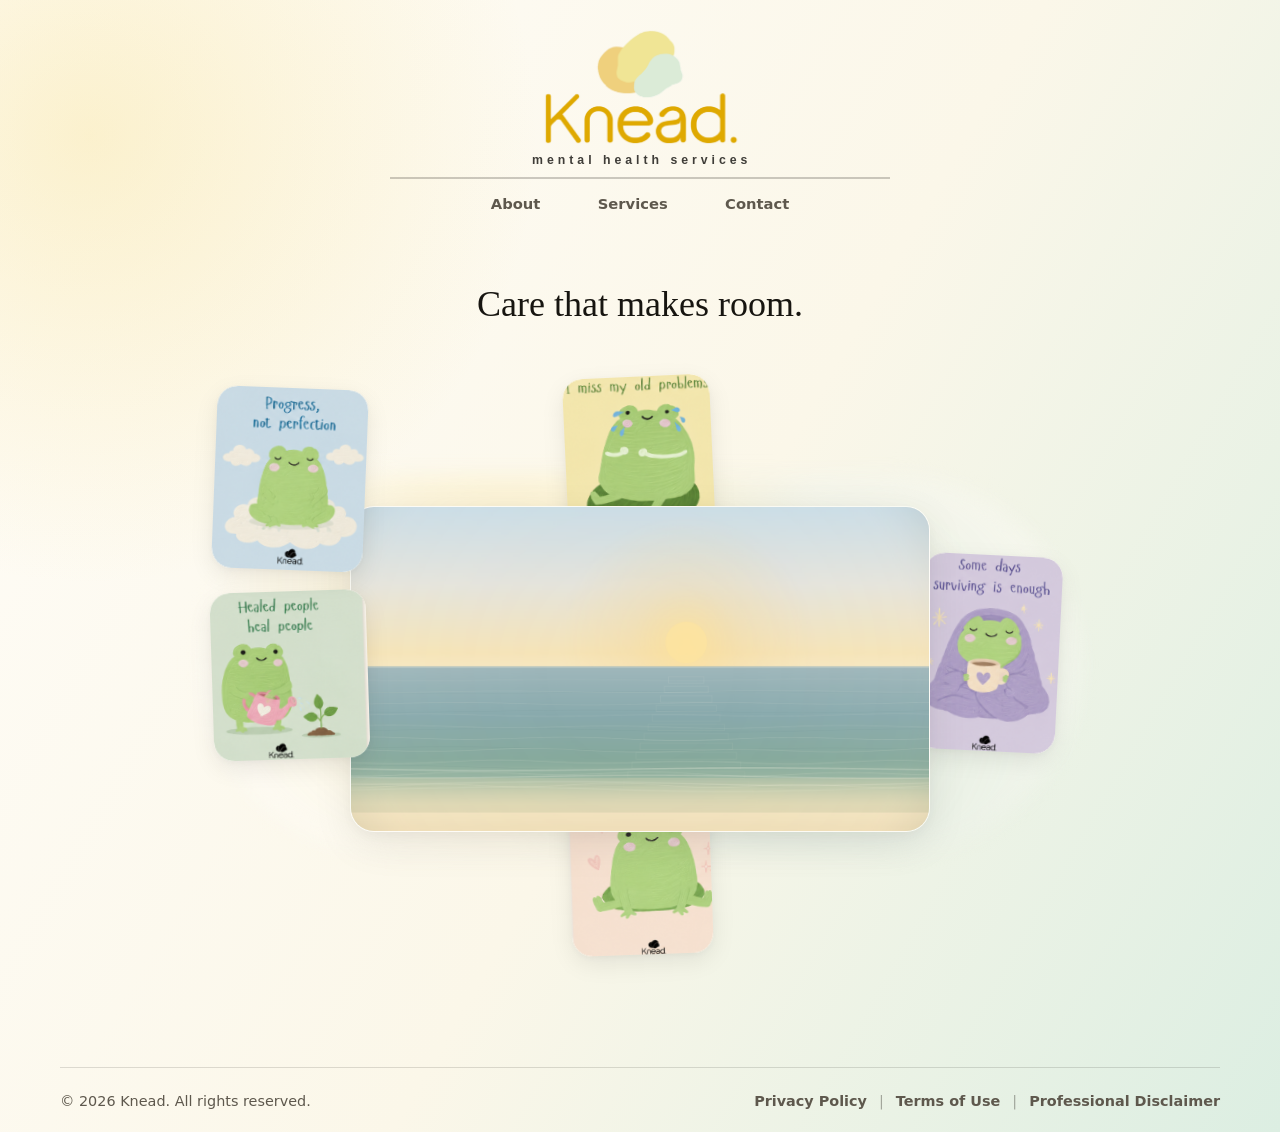
<file: index.html>
<!doctype html>
<html lang="en">
  <head>
    <meta charset="utf-8">
    <meta name="viewport" content="width=device-width, initial-scale=1">
    <meta
      name="description"
      content="Knead offers accessible mental health services, therapy, training, and a clear way to connect."
    >
    <title>Knead | Mental Health Services</title>
    <link rel="stylesheet" href="styles.css">
  </head>
  <body>
    <a class="skip-link" href="#main">Skip to content</a>

    <header class="site-header" aria-label="Primary">
      <a class="brand" href="index.html" aria-label="Knead home">
        <img src="assets/logo/knead-logo-transparent.png" alt="Knead">
        <svg class="brand-tagline" viewBox="0 0 228 18" aria-hidden="true" focusable="false">
          <text x="0" y="14" textLength="228" lengthAdjust="spacing">mental health services</text>
        </svg>
      </a>
      <nav class="nav-links" aria-label="Main navigation">
        <a href="about.html">About</a>
        <a href="services.html">Services</a>
        <a href="contact.html">Contact</a>
      </nav>
    </header>

    <main id="main">
      <section class="hero calm-hero" id="top" aria-labelledby="hero-title">
        <div class="hero-intro">
          <h1 id="hero-title">Care that makes room.</h1>
        </div>

        <div class="hero-composition" aria-hidden="true">
          <figure class="reflection-card reflection-card-one">
            <img
              src="assets/posts/cropped/i-miss-my-old-problems-tight.png"
              alt=""
              width="375"
              height="522"
              draggable="false"
            >
          </figure>
          <figure class="reflection-card reflection-card-two">
            <img
              src="assets/posts/cropped/some-days-surviving-is-enough-tight.png"
              alt=""
              width="360"
              height="510"
              draggable="false"
            >
          </figure>
          <figure class="reflection-card reflection-card-three">
            <img
              src="assets/posts/cropped/its-okay-to-take-up-space-tight.png"
              alt=""
              width="377"
              height="511"
              draggable="false"
            >
          </figure>

          <div class="hero-video-wrap">
            <video
              class="hero-video"
              autoplay
              loop
              muted
              playsinline
              preload="metadata"
              poster="assets/video/calm-hero-poster.png"
            >
              <source src="assets/video/calm-hero.mp4" type="video/mp4">
            </video>
          </div>

          <figure class="reflection-card reflection-card-four">
            <img
              src="assets/posts/cropped/healed-people-heal-people-tight.png"
              alt=""
              width="400"
              height="431"
              draggable="false"
            >
          </figure>
          <figure class="reflection-card reflection-card-five">
            <img
              src="assets/posts/cropped/progress-not-perfection-tight.png"
              alt=""
              width="365"
              height="440"
              draggable="false"
            >
          </figure>
        </div>
      </section>

      <script>
        (() => {
          const heroVideo = document.querySelector(".hero-video");
          const motionQuery = window.matchMedia("(prefers-reduced-motion: reduce)");

          if (!heroVideo) {
            return;
          }

          const syncHeroMotion = () => {
            heroVideo.muted = true;
            heroVideo.volume = 0;

            if (motionQuery.matches) {
              heroVideo.pause();
              heroVideo.removeAttribute("autoplay");
              return;
            }

            heroVideo.setAttribute("autoplay", "");
            heroVideo.play().catch(() => {});
          };

          syncHeroMotion();
          window.addEventListener("pointerdown", syncHeroMotion, { once: true });
          window.addEventListener("keydown", syncHeroMotion, { once: true });

          if (motionQuery.addEventListener) {
            motionQuery.addEventListener("change", syncHeroMotion);
          } else {
            motionQuery.addListener(syncHeroMotion);
          }
        })();
      </script>

    </main>
    <footer class="site-footer" aria-label="Site footer">
      <p>© 2026 Knead. All rights reserved.</p>
      <nav class="footer-links" aria-label="Legal">
        <a href="privacy-policy.html">Privacy Policy</a>
        <a href="terms-of-use.html">Terms of Use</a>
        <a href="disclaimer.html">Professional Disclaimer</a>
      </nav>
    </footer>
  </body>
</html>
</file>
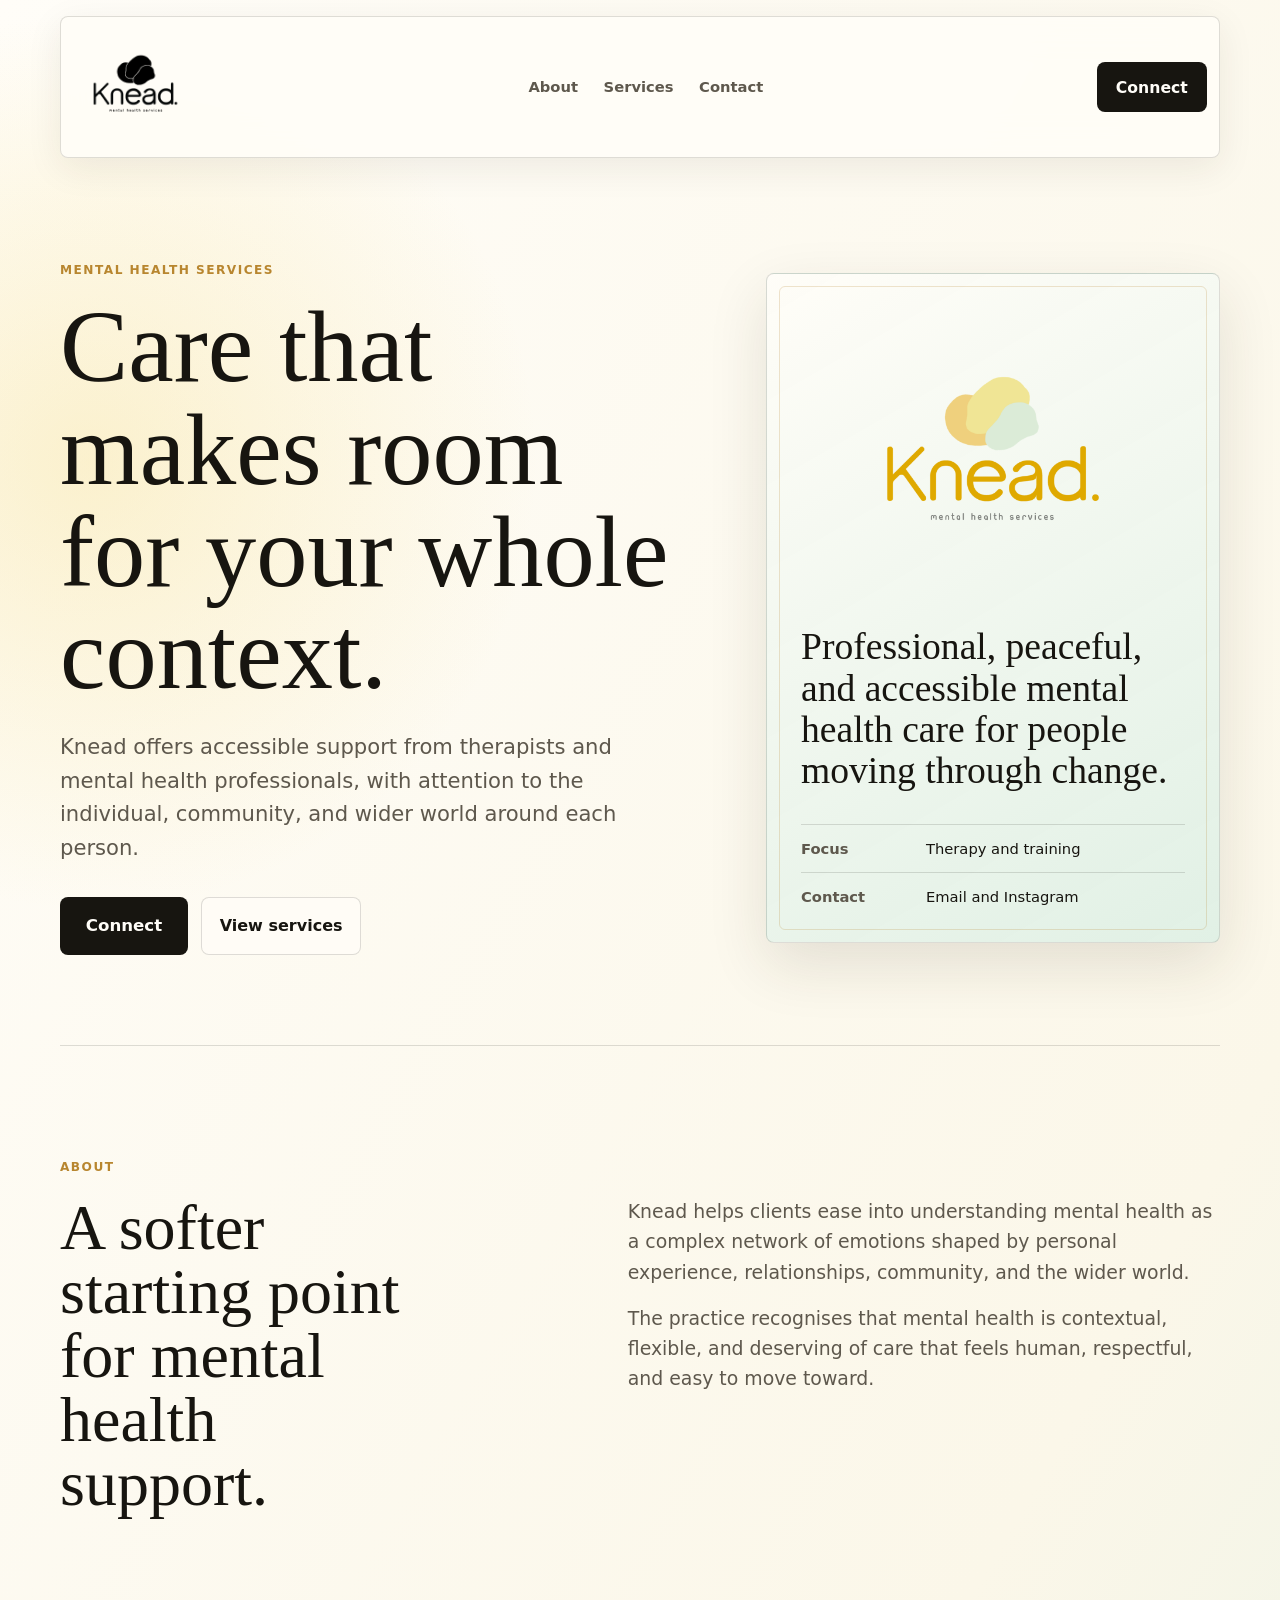
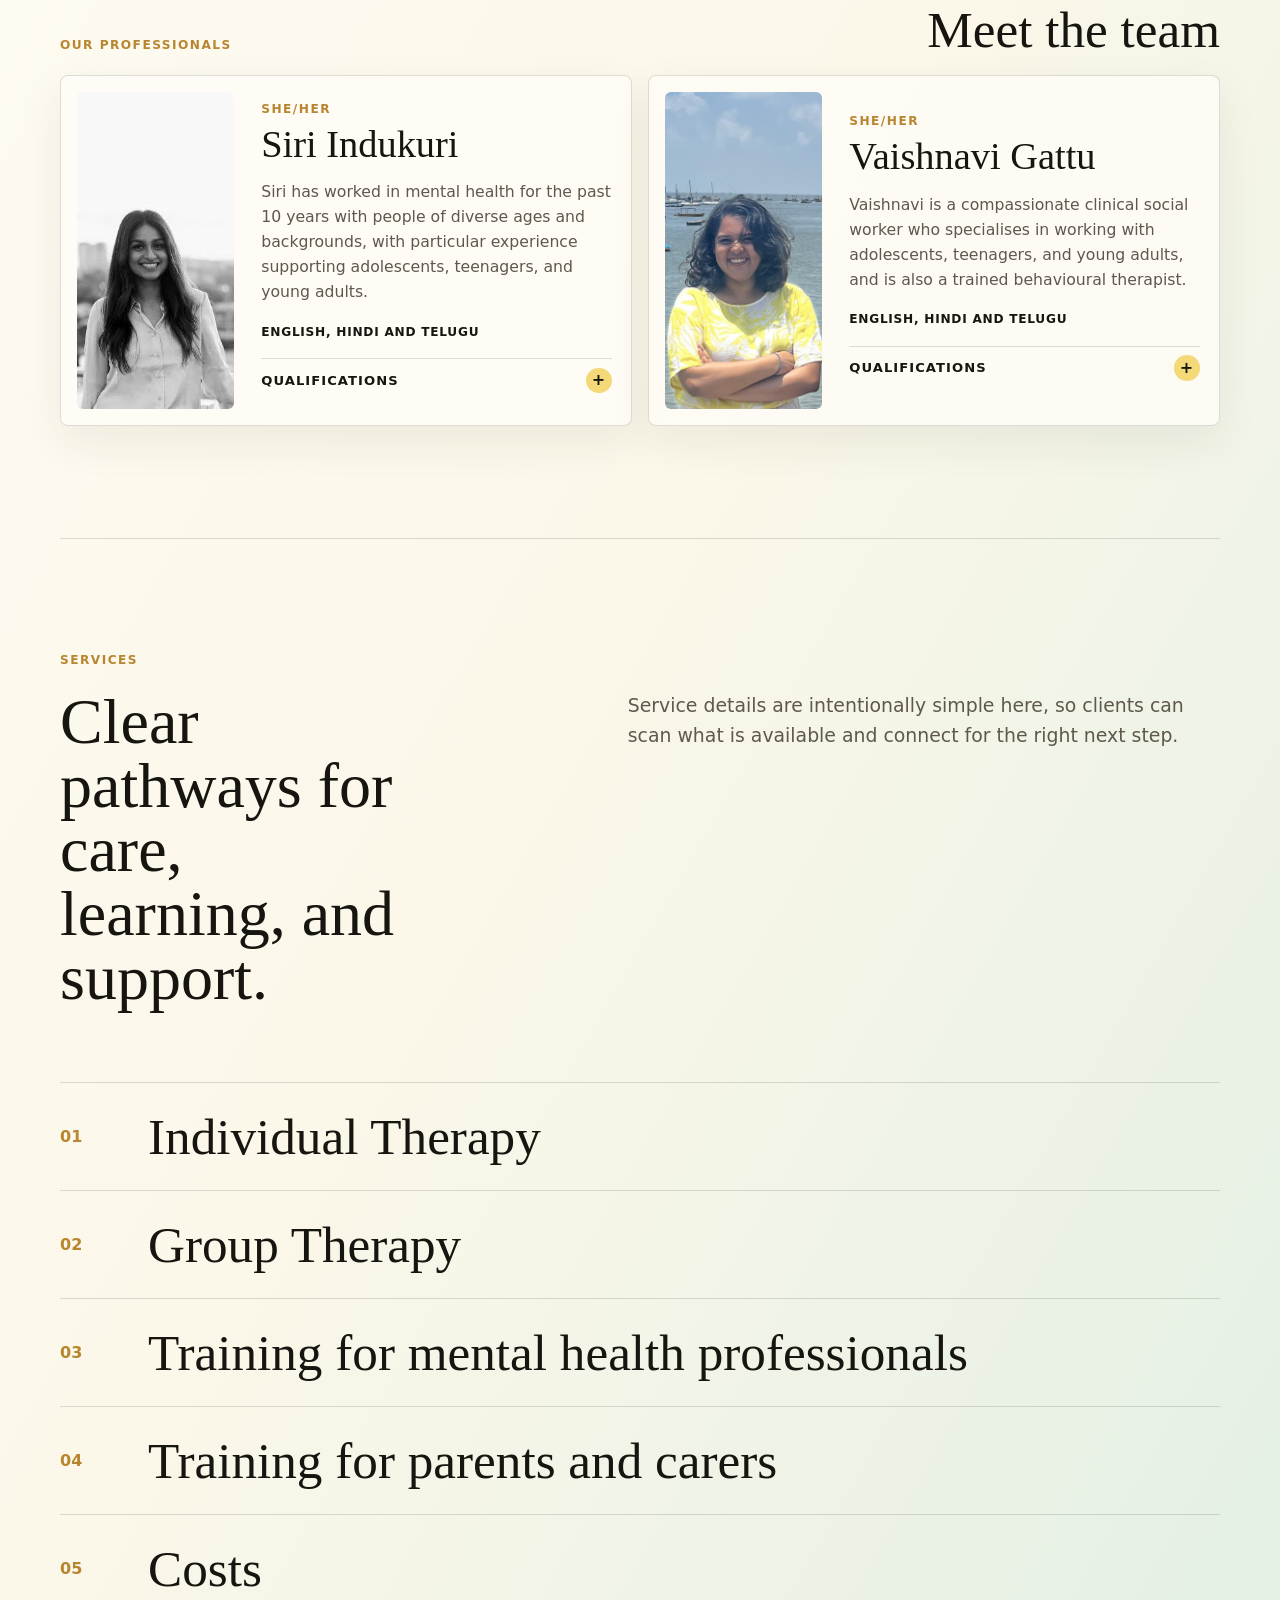
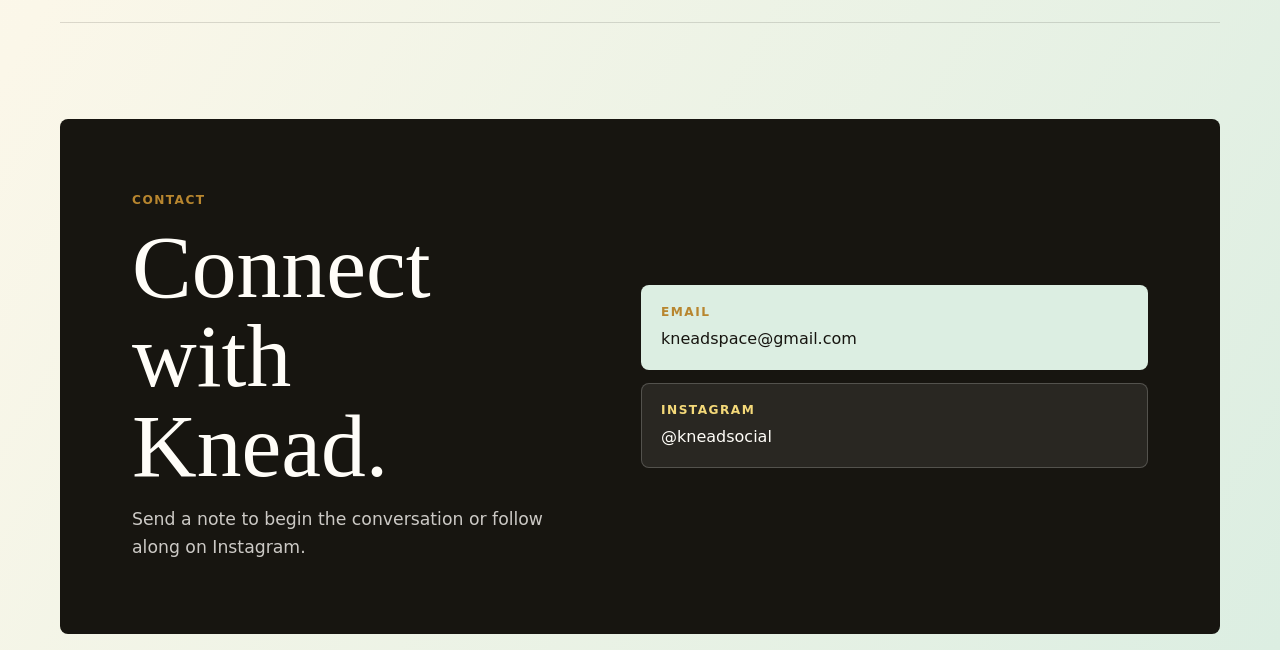
<file: p1/index.html>
<!doctype html>
<html lang="en">
  <head>
    <meta charset="utf-8">
    <meta name="viewport" content="width=device-width, initial-scale=1">
    <meta
      name="description"
      content="Knead offers accessible mental health services, therapy, training, and a clear way to connect."
    >
    <title>Knead | Mental Health Services</title>
    <link rel="stylesheet" href="styles.css">
  </head>
  <body>
    <a class="skip-link" href="#main">Skip to content</a>

    <header class="site-header" aria-label="Primary">
      <a class="brand" href="#top" aria-label="Knead home">
        <img src="../assets/logo/knead-logo-on-white.png" alt="Knead">
      </a>
      <nav class="nav-links" aria-label="Main navigation">
        <a href="#about">About</a>
        <a href="#services">Services</a>
        <a href="#contact">Contact</a>
      </nav>
      <a class="header-cta" href="#contact">Connect</a>
    </header>

    <main id="main">
      <section class="hero" id="top" aria-labelledby="hero-title">
        <div class="hero-copy">
          <p class="eyebrow">Mental health services</p>
          <h1 id="hero-title">Care that makes room for your whole context.</h1>
          <p class="hero-text">
            Knead offers accessible support from therapists and mental health
            professionals, with attention to the individual, community, and wider
            world around each person.
          </p>
          <div class="hero-actions" aria-label="Primary actions">
            <a class="button button-primary" href="#contact">Connect</a>
            <a class="button button-secondary" href="#services">View services</a>
          </div>
        </div>

        <aside class="hero-panel" aria-label="Knead overview">
          <div class="panel-mark">
            <img src="../assets/logo/knead-logo-original.png" alt="" aria-hidden="true">
          </div>
          <p>
            Professional, peaceful, and accessible mental health care for people
            moving through change.
          </p>
          <dl class="quick-facts">
            <div>
              <dt>Focus</dt>
              <dd>Therapy and training</dd>
            </div>
            <div>
              <dt>Contact</dt>
              <dd>Email and Instagram</dd>
            </div>
          </dl>
        </aside>
      </section>

      <section class="section about-section" id="about" aria-labelledby="about-title">
        <div class="section-kicker">About</div>
        <div class="section-grid">
          <div>
            <h2 id="about-title">A softer starting point for mental health support.</h2>
          </div>
          <div class="section-copy">
            <p>
              Knead helps clients ease into understanding mental health as a
              complex network of emotions shaped by personal experience,
              relationships, community, and the wider world.
            </p>
            <p>
              The practice recognises that mental health is contextual, flexible,
              and deserving of care that feels human, respectful, and easy to
              move toward.
            </p>
          </div>
        </div>

        <div class="professionals" aria-labelledby="professionals-title">
          <div class="subsection-heading">
            <p class="eyebrow">Our professionals</p>
            <h3 id="professionals-title">Meet the team</h3>
          </div>

          <div class="team-grid">
            <article class="team-card">
              <img
                src="../assets/images/siri-indukuri.jpg"
                alt="Portrait of Siri Indukuri"
                width="322"
                height="484"
              >
              <div class="team-card-content">
                <p class="pronouns">She/Her</p>
                <h4>Siri Indukuri</h4>
                <p>
                  Siri has worked in mental health for the past 10 years with
                  people of diverse ages and backgrounds, with particular
                  experience supporting adolescents, teenagers, and young adults.
                </p>
                <p class="languages">English, Hindi and Telugu</p>
                <details class="qualification-details">
                  <summary>Qualifications</summary>
                  <ul>
                    <li>Bachelor of Arts (Psychology/ Criminology)</li>
                    <li>Bachelor of Psychology (Honors)</li>
                    <li>Masters in Counseling and Psychotherapy</li>
                  </ul>
                </details>
              </div>
            </article>

            <article class="team-card">
              <img
                src="../assets/images/vaishnavi-gattu.jpg"
                alt="Portrait of Vaishnavi Gattu"
                width="1523"
                height="1311"
              >
              <div class="team-card-content">
                <p class="pronouns">She/Her</p>
                <h4>Vaishnavi Gattu</h4>
                <p>
                  Vaishnavi is a compassionate clinical social worker who
                  specialises in working with adolescents, teenagers, and young
                  adults, and is also a trained behavioural therapist.
                </p>
                <p class="languages">English, Hindi and Telugu</p>
                <details class="qualification-details">
                  <summary>Qualifications</summary>
                  <ul>
                    <li>Bachelor of Arts (Social Work, Economics and Public Administration)</li>
                    <li>Masters in Social Work: Clinical and Community Practice</li>
                  </ul>
                </details>
              </div>
            </article>
          </div>
        </div>
      </section>

      <section class="section services-section" id="services" aria-labelledby="services-title">
        <div class="section-kicker">Services</div>
        <div class="section-grid">
          <div>
            <h2 id="services-title">Clear pathways for care, learning, and support.</h2>
          </div>
          <div class="section-copy">
            <p>
              Service details are intentionally simple here, so clients can scan
              what is available and connect for the right next step.
            </p>
          </div>
        </div>

        <div class="service-list" aria-label="Knead services">
          <article class="service-item">
            <span>01</span>
            <h3>Individual Therapy</h3>
          </article>
          <article class="service-item">
            <span>02</span>
            <h3>Group Therapy</h3>
          </article>
          <article class="service-item">
            <span>03</span>
            <h3>Training for mental health professionals</h3>
          </article>
          <article class="service-item">
            <span>04</span>
            <h3>Training for parents and carers</h3>
          </article>
          <article class="service-item">
            <span>05</span>
            <h3>Costs</h3>
          </article>
        </div>
      </section>

      <section class="contact-section" id="contact" aria-labelledby="contact-title">
        <div class="contact-copy">
          <p class="eyebrow">Contact</p>
          <h2 id="contact-title">Connect with Knead.</h2>
          <p>
            Send a note to begin the conversation or follow along on Instagram.
          </p>
        </div>

        <div class="contact-actions" aria-label="Contact options">
          <a
            class="contact-link primary-contact"
            href="mailto:kneadspace@gmail.com?subject=Connect%20with%20Knead"
          >
            <span>Email</span>
            kneadspace@gmail.com
          </a>
          <a
            class="contact-link"
            href="https://www.instagram.com/kneadsocial"
            target="_blank"
            rel="noreferrer"
          >
            <span>Instagram</span>
            @kneadsocial
          </a>
        </div>
      </section>
    </main>
  </body>
</html>
</file>
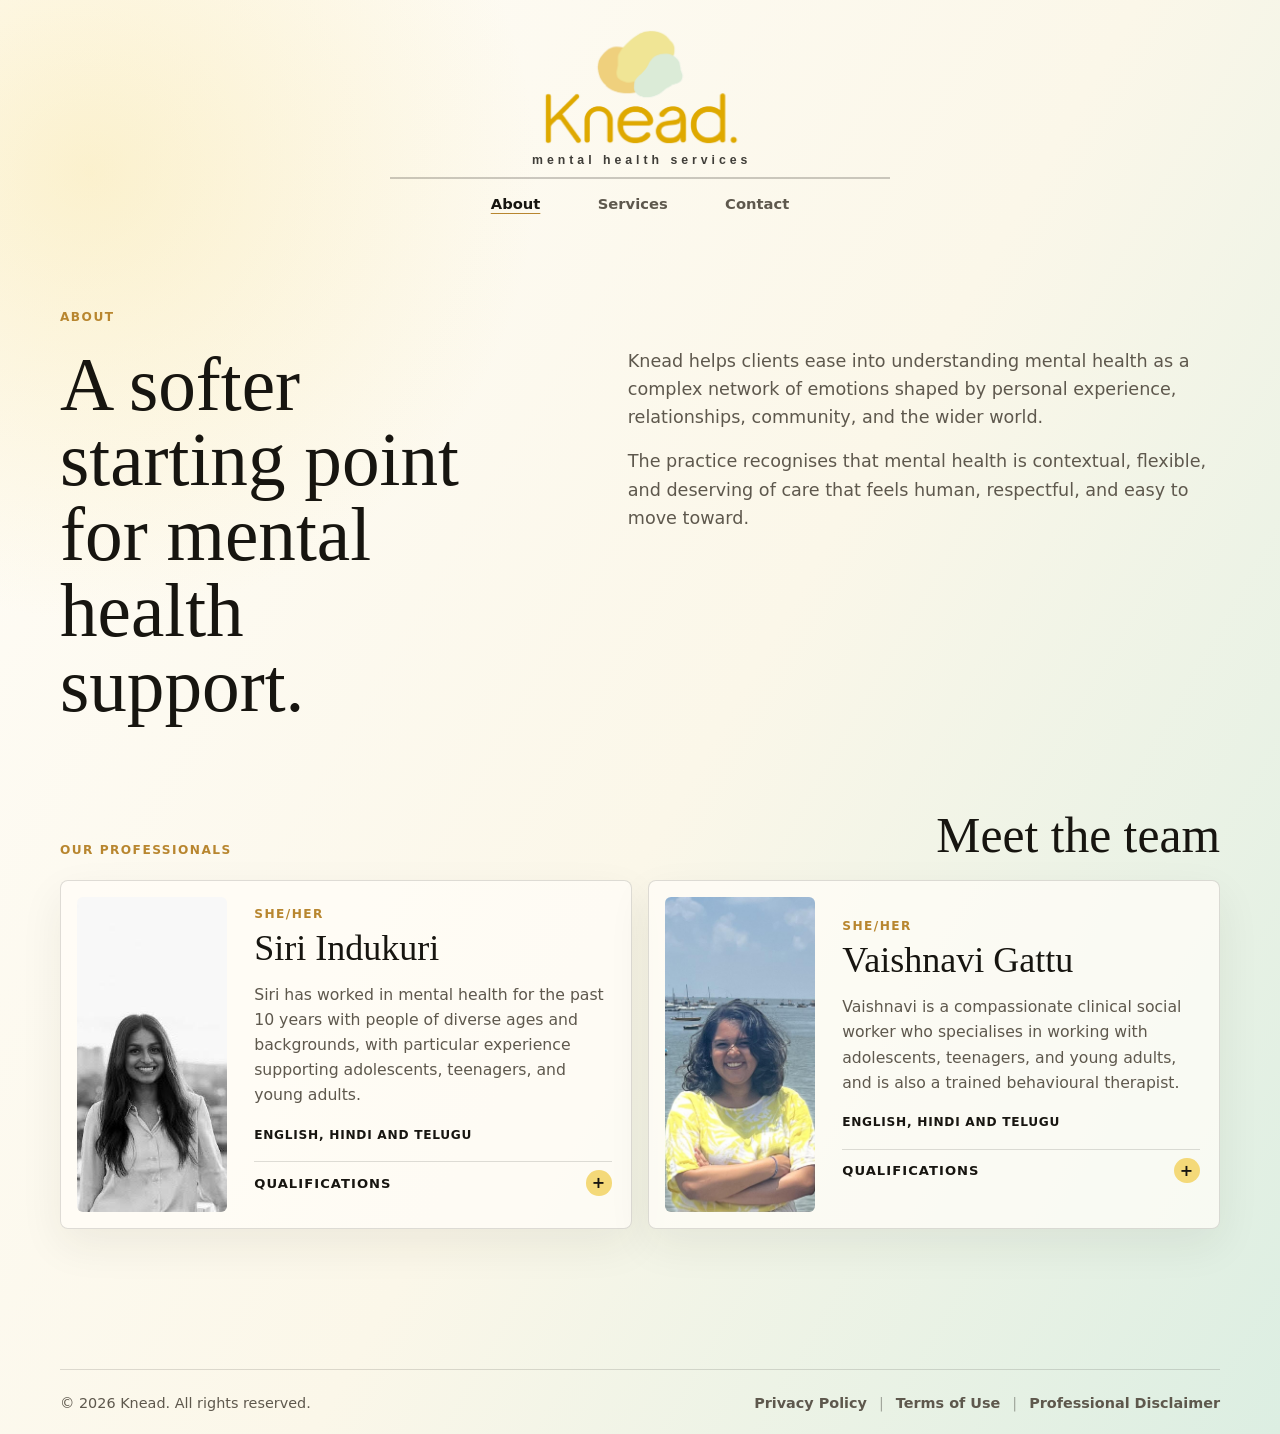
<file: about.html>
<!doctype html>
<html lang="en">
  <head>
    <meta charset="utf-8">
    <meta name="viewport" content="width=device-width, initial-scale=1">
    <meta
      name="description"
      content="About Knead and the mental health professionals behind the practice."
    >
    <title>About | Knead</title>
    <link rel="stylesheet" href="styles.css">
  </head>
  <body>
    <a class="skip-link" href="#main">Skip to content</a>

    <header class="site-header" aria-label="Primary">
      <a class="brand" href="index.html" aria-label="Knead home">
        <img src="assets/logo/knead-logo-transparent.png" alt="Knead">
        <svg class="brand-tagline" viewBox="0 0 228 18" aria-hidden="true" focusable="false">
          <text x="0" y="14" textLength="228" lengthAdjust="spacing">mental health services</text>
        </svg>
      </a>
      <nav class="nav-links" aria-label="Main navigation">
        <a href="about.html" aria-current="page">About</a>
        <a href="services.html">Services</a>
        <a href="contact.html">Contact</a>
      </nav>
    </header>

    <main id="main">
      <section class="section page-section about-section" id="about" aria-labelledby="about-title">
        <div class="section-kicker">About</div>
        <div class="section-grid">
          <div>
            <h2 id="about-title">A softer starting point for mental health support.</h2>
          </div>
          <div class="section-copy">
            <p>
              Knead helps clients ease into understanding mental health as a
              complex network of emotions shaped by personal experience,
              relationships, community, and the wider world.
            </p>
            <p>
              The practice recognises that mental health is contextual, flexible,
              and deserving of care that feels human, respectful, and easy to
              move toward.
            </p>
          </div>
        </div>

        <div class="professionals" aria-labelledby="professionals-title">
          <div class="subsection-heading">
            <p class="eyebrow">Our professionals</p>
            <h3 id="professionals-title">Meet the team</h3>
          </div>

          <div class="team-grid">
            <article class="team-card">
              <img
                src="assets/images/siri-indukuri.jpg"
                alt="Portrait of Siri Indukuri"
                width="322"
                height="484"
              >
              <div class="team-card-content">
                <p class="pronouns">She/Her</p>
                <h4>Siri Indukuri</h4>
                <p>
                  Siri has worked in mental health for the past 10 years with
                  people of diverse ages and backgrounds, with particular
                  experience supporting adolescents, teenagers, and young adults.
                </p>
                <p class="languages">English, Hindi and Telugu</p>
                <details class="qualification-details">
                  <summary>Qualifications</summary>
                  <ul>
                    <li>Bachelor of Arts (Psychology/ Criminology)</li>
                    <li>Bachelor of Psychology (Honors)</li>
                    <li>Masters in Counseling and Psychotherapy</li>
                  </ul>
                </details>
              </div>
            </article>

            <article class="team-card">
              <img
                src="assets/images/vaishnavi-gattu.jpg"
                alt="Portrait of Vaishnavi Gattu"
                width="1523"
                height="1311"
              >
              <div class="team-card-content">
                <p class="pronouns">She/Her</p>
                <h4>Vaishnavi Gattu</h4>
                <p>
                  Vaishnavi is a compassionate clinical social worker who
                  specialises in working with adolescents, teenagers, and young
                  adults, and is also a trained behavioural therapist.
                </p>
                <p class="languages">English, Hindi and Telugu</p>
                <details class="qualification-details">
                  <summary>Qualifications</summary>
                  <ul>
                    <li>Bachelor of Arts (Social Work, Economics and Public Administration)</li>
                    <li>Masters in Social Work: Clinical and Community Practice</li>
                  </ul>
                </details>
              </div>
            </article>
          </div>
        </div>
      </section>
    </main>
    <footer class="site-footer" aria-label="Site footer">
      <p>© 2026 Knead. All rights reserved.</p>
      <nav class="footer-links" aria-label="Legal">
        <a href="privacy-policy.html">Privacy Policy</a>
        <a href="terms-of-use.html">Terms of Use</a>
        <a href="disclaimer.html">Professional Disclaimer</a>
      </nav>
    </footer>
  </body>
</html>
</file>
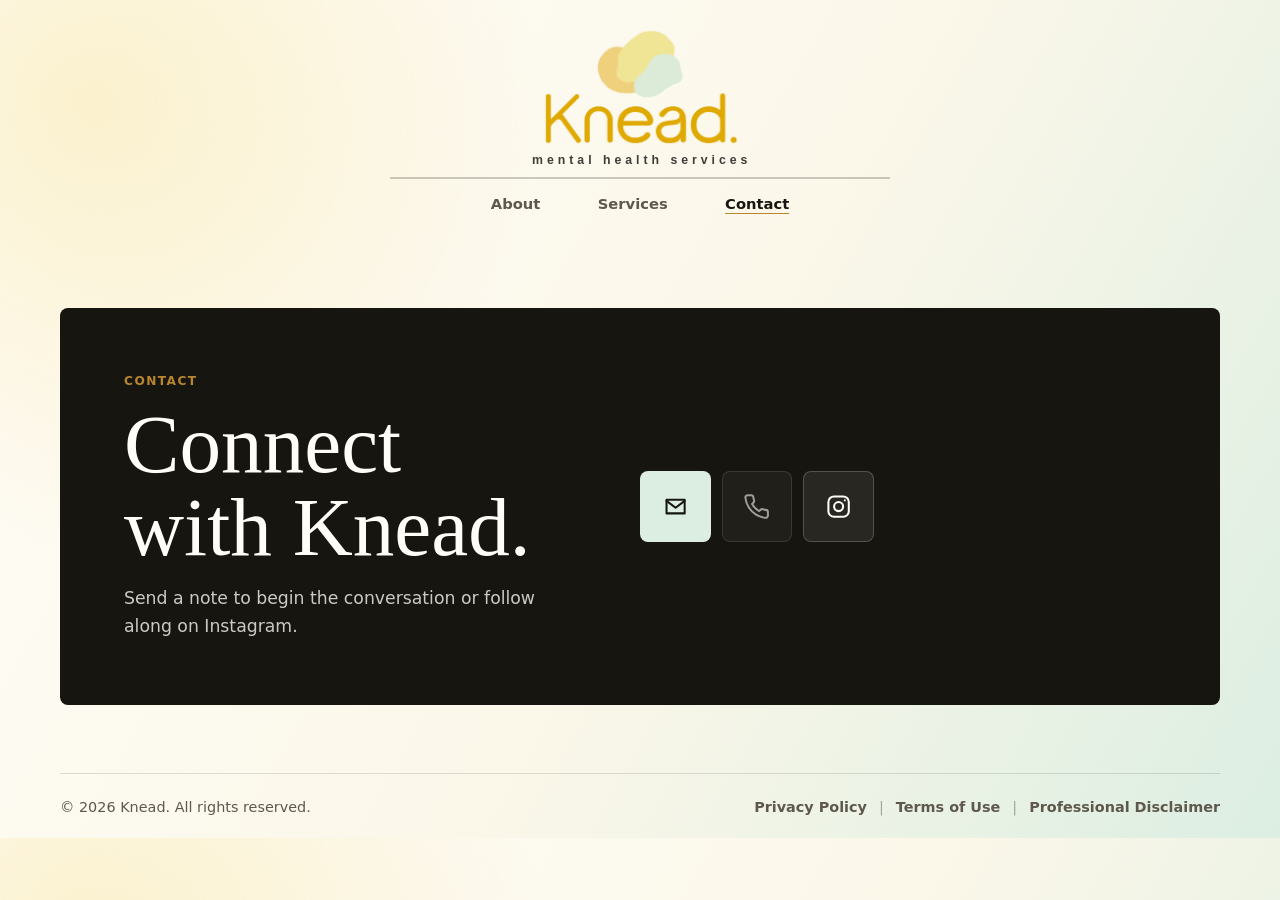
<file: contact.html>
<!doctype html>
<html lang="en">
  <head>
    <meta charset="utf-8">
    <meta name="viewport" content="width=device-width, initial-scale=1">
    <meta
      name="description"
      content="Contact Knead by email or Instagram."
    >
    <title>Contact | Knead</title>
    <link rel="stylesheet" href="styles.css">
  </head>
  <body>
    <a class="skip-link" href="#main">Skip to content</a>

    <header class="site-header" aria-label="Primary">
      <a class="brand" href="index.html" aria-label="Knead home">
        <img src="assets/logo/knead-logo-transparent.png" alt="Knead">
        <svg class="brand-tagline" viewBox="0 0 228 18" aria-hidden="true" focusable="false">
          <text x="0" y="14" textLength="228" lengthAdjust="spacing">mental health services</text>
        </svg>
      </a>
      <nav class="nav-links" aria-label="Main navigation">
        <a href="about.html">About</a>
        <a href="services.html">Services</a>
        <a href="contact.html" aria-current="page">Contact</a>
      </nav>
    </header>

    <main id="main">
      <section class="contact-section page-contact" id="contact" aria-labelledby="contact-title">
        <div class="contact-copy">
          <p class="eyebrow">Contact</p>
          <h2 id="contact-title">Connect with Knead.</h2>
          <p>
            Send a note to begin the conversation or follow along on Instagram.
          </p>
        </div>

        <div class="contact-actions" aria-label="Contact options">
          <a
            class="icon-action primary-contact"
            href="mailto:kneadspace@gmail.com"
            aria-label="Email Knead"
          >
            <svg aria-hidden="true" viewBox="0 0 24 24" focusable="false">
              <path d="M4 6h16v12H4z"></path>
              <path d="m4 7 8 6 8-6"></path>
            </svg>
          </a>
          <span
            class="icon-action is-disabled"
            role="img"
            aria-label="Phone number not available yet"
            aria-disabled="true"
          >
            <svg aria-hidden="true" viewBox="0 0 24 24" focusable="false">
              <path d="M22 16.92v3a2 2 0 0 1-2.18 2 19.79 19.79 0 0 1-8.63-3.07 19.5 19.5 0 0 1-6-6A19.79 19.79 0 0 1 2.12 4.18 2 2 0 0 1 4.11 2h3a2 2 0 0 1 2 1.72c.12.91.32 1.79.59 2.63a2 2 0 0 1-.45 2.11L8 9.71a16 16 0 0 0 6.29 6.29l1.25-1.25a2 2 0 0 1 2.11-.45c.84.27 1.72.47 2.63.59A2 2 0 0 1 22 16.92z"></path>
            </svg>
          </span>
          <a
            class="icon-action"
            href="https://www.instagram.com/kneadsocial"
            target="_blank"
            rel="noreferrer"
            aria-label="Follow Knead on Instagram"
          >
            <svg aria-hidden="true" viewBox="0 0 24 24" focusable="false">
              <rect x="3" y="3" width="18" height="18" rx="5"></rect>
              <circle cx="12" cy="12" r="4"></circle>
              <path d="M17.5 6.5h.01"></path>
            </svg>
          </a>
        </div>
      </section>
    </main>
    <footer class="site-footer" aria-label="Site footer">
      <p>© 2026 Knead. All rights reserved.</p>
      <nav class="footer-links" aria-label="Legal">
        <a href="privacy-policy.html">Privacy Policy</a>
        <a href="terms-of-use.html">Terms of Use</a>
        <a href="disclaimer.html">Professional Disclaimer</a>
      </nav>
    </footer>
  </body>
</html>
</file>
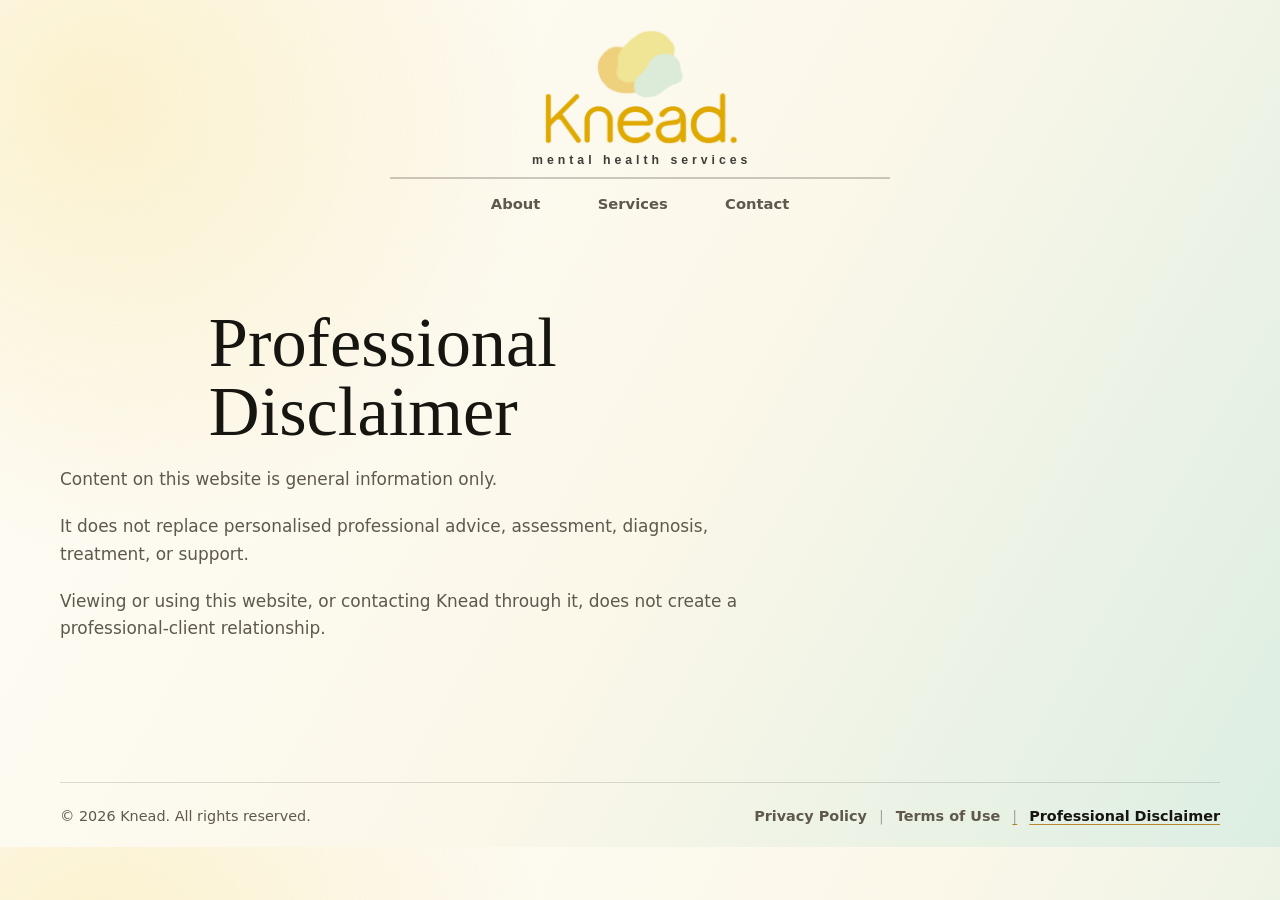
<file: disclaimer.html>
<!doctype html>
<html lang="en">
  <head>
    <meta charset="utf-8">
    <meta name="viewport" content="width=device-width, initial-scale=1">
    <meta
      name="description"
      content="Professional Disclaimer for the Knead website."
    >
    <title>Professional Disclaimer | Knead</title>
    <link rel="stylesheet" href="styles.css">
  </head>
  <body>
    <a class="skip-link" href="#main">Skip to content</a>

    <header class="site-header" aria-label="Primary">
      <a class="brand" href="index.html" aria-label="Knead home">
        <img src="assets/logo/knead-logo-transparent.png" alt="Knead">
        <svg class="brand-tagline" viewBox="0 0 228 18" aria-hidden="true" focusable="false">
          <text x="0" y="14" textLength="228" lengthAdjust="spacing">mental health services</text>
        </svg>
      </a>
      <nav class="nav-links" aria-label="Main navigation">
        <a href="about.html">About</a>
        <a href="services.html">Services</a>
        <a href="contact.html">Contact</a>
      </nav>
    </header>

    <main id="main">
      <section class="section page-section legal-section" aria-labelledby="disclaimer-title">
        <div class="legal-copy">
          <h1 id="disclaimer-title">Professional Disclaimer</h1>
          <p>
            Content on this website is general information only.
          </p>
          <p>
            It does not replace personalised professional advice, assessment,
            diagnosis, treatment, or support.
          </p>
          <p>
            Viewing or using this website, or contacting Knead through it, does
            not create a professional-client relationship.
          </p>
        </div>
      </section>
    </main>

    <footer class="site-footer" aria-label="Site footer">
      <p>© 2026 Knead. All rights reserved.</p>
      <nav class="footer-links" aria-label="Legal">
        <a href="privacy-policy.html">Privacy Policy</a>
        <a href="terms-of-use.html">Terms of Use</a>
        <a href="disclaimer.html" aria-current="page">Professional Disclaimer</a>
      </nav>
    </footer>
  </body>
</html>
</file>
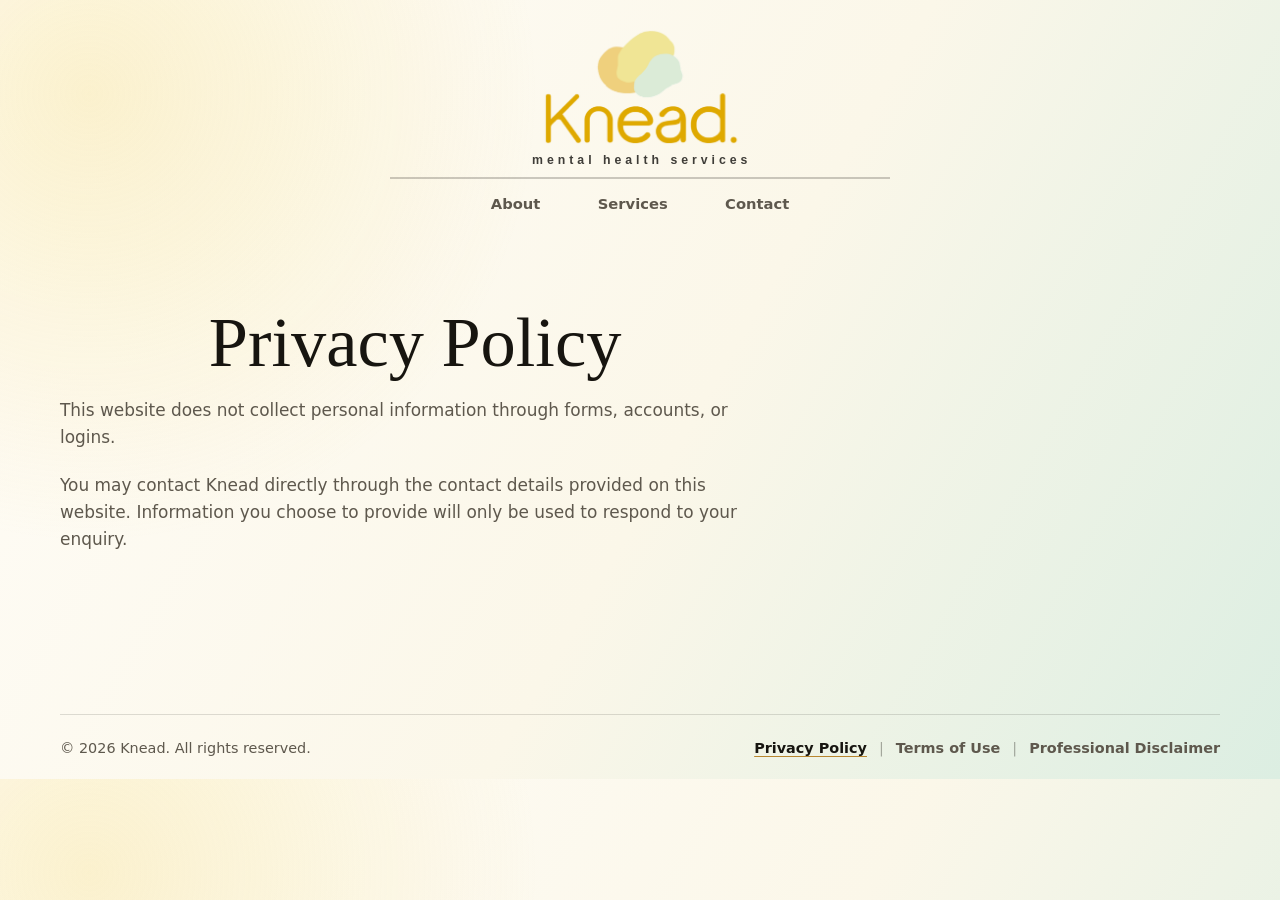
<file: privacy-policy.html>
<!doctype html>
<html lang="en">
  <head>
    <meta charset="utf-8">
    <meta name="viewport" content="width=device-width, initial-scale=1">
    <meta
      name="description"
      content="Privacy Policy for the Knead website."
    >
    <title>Privacy Policy | Knead</title>
    <link rel="stylesheet" href="styles.css">
  </head>
  <body>
    <a class="skip-link" href="#main">Skip to content</a>

    <header class="site-header" aria-label="Primary">
      <a class="brand" href="index.html" aria-label="Knead home">
        <img src="assets/logo/knead-logo-transparent.png" alt="Knead">
        <svg class="brand-tagline" viewBox="0 0 228 18" aria-hidden="true" focusable="false">
          <text x="0" y="14" textLength="228" lengthAdjust="spacing">mental health services</text>
        </svg>
      </a>
      <nav class="nav-links" aria-label="Main navigation">
        <a href="about.html">About</a>
        <a href="services.html">Services</a>
        <a href="contact.html">Contact</a>
      </nav>
    </header>

    <main id="main">
      <section class="section page-section legal-section" aria-labelledby="privacy-title">
        <div class="legal-copy">
          <h1 id="privacy-title">Privacy Policy</h1>
          <p>
            This website does not collect personal information through forms,
            accounts, or logins.
          </p>
          <p>
            You may contact Knead directly through the contact details provided
            on this website. Information you choose to provide will only be used
            to respond to your enquiry.
          </p>
        </div>
      </section>
    </main>

    <footer class="site-footer" aria-label="Site footer">
      <p>© 2026 Knead. All rights reserved.</p>
      <nav class="footer-links" aria-label="Legal">
        <a href="privacy-policy.html" aria-current="page">Privacy Policy</a>
        <a href="terms-of-use.html">Terms of Use</a>
        <a href="disclaimer.html">Professional Disclaimer</a>
      </nav>
    </footer>
  </body>
</html>
</file>
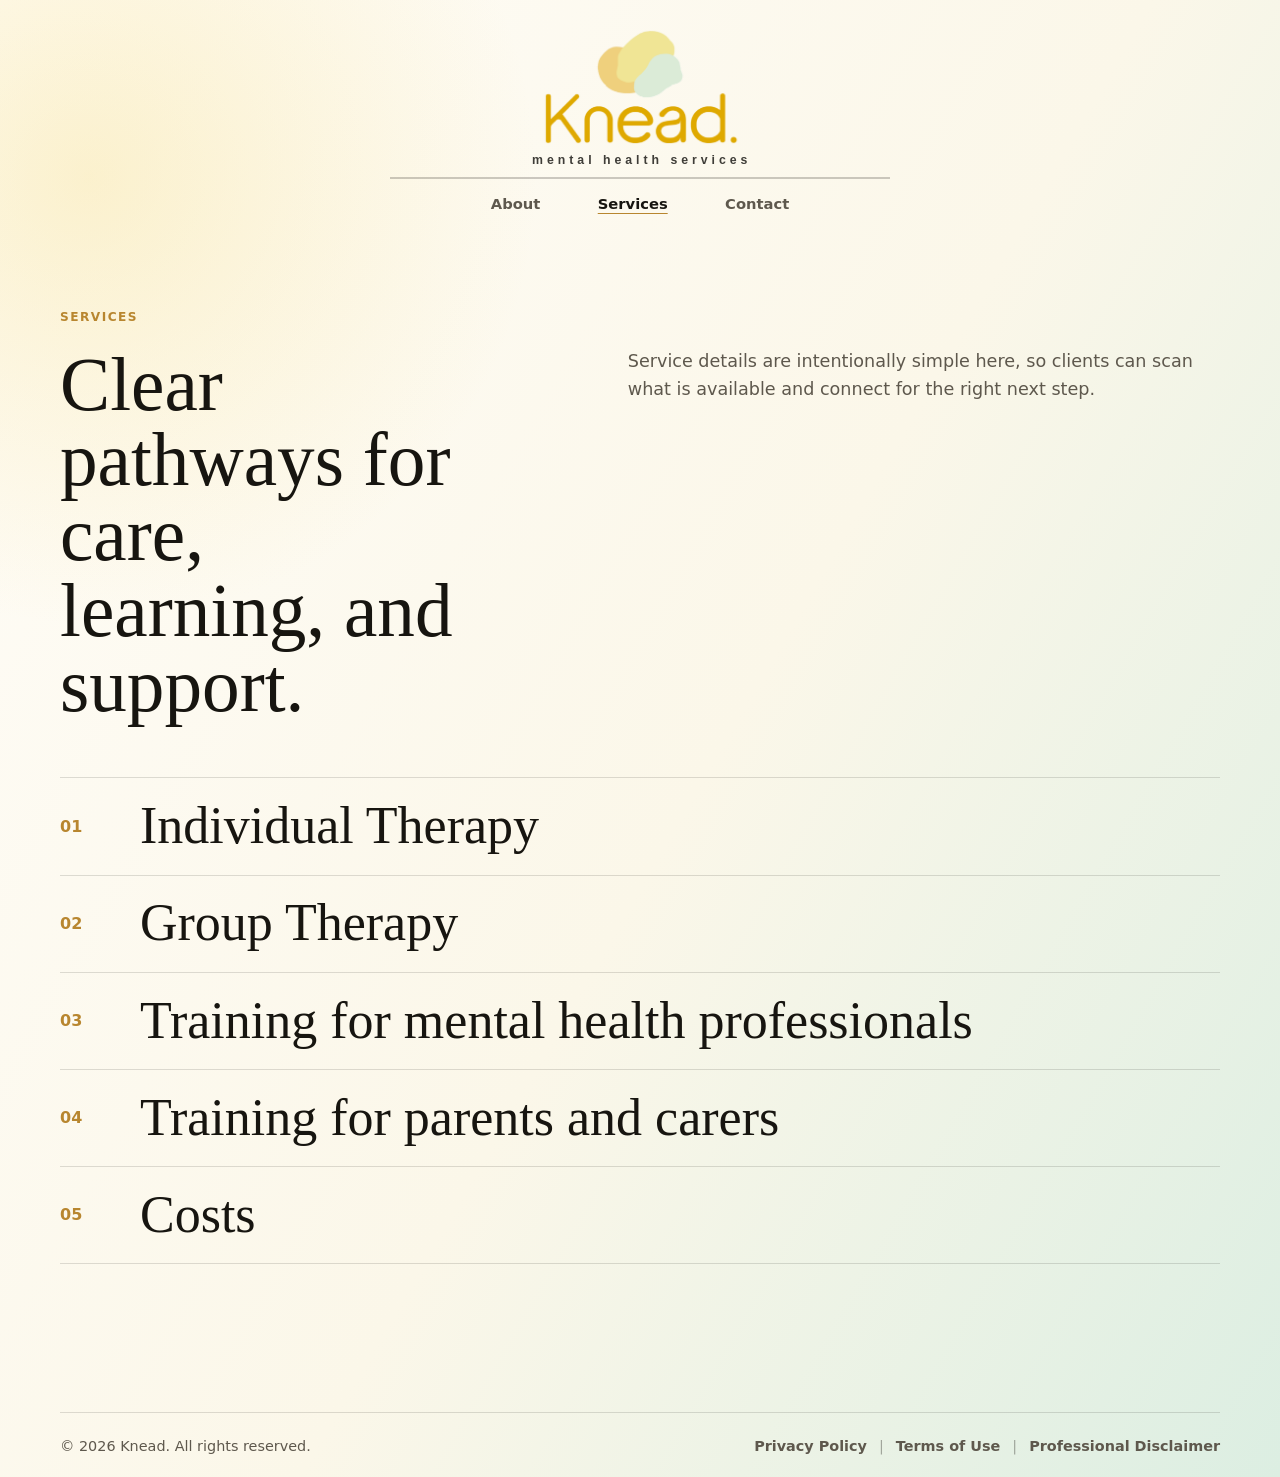
<file: services.html>
<!doctype html>
<html lang="en">
  <head>
    <meta charset="utf-8">
    <meta name="viewport" content="width=device-width, initial-scale=1">
    <meta
      name="description"
      content="Knead services for therapy, group support, training, and costs."
    >
    <title>Services | Knead</title>
    <link rel="stylesheet" href="styles.css">
  </head>
  <body>
    <a class="skip-link" href="#main">Skip to content</a>

    <header class="site-header" aria-label="Primary">
      <a class="brand" href="index.html" aria-label="Knead home">
        <img src="assets/logo/knead-logo-transparent.png" alt="Knead">
        <svg class="brand-tagline" viewBox="0 0 228 18" aria-hidden="true" focusable="false">
          <text x="0" y="14" textLength="228" lengthAdjust="spacing">mental health services</text>
        </svg>
      </a>
      <nav class="nav-links" aria-label="Main navigation">
        <a href="about.html">About</a>
        <a href="services.html" aria-current="page">Services</a>
        <a href="contact.html">Contact</a>
      </nav>
    </header>

    <main id="main">
      <section class="section page-section services-section" id="services" aria-labelledby="services-title">
        <div class="section-kicker">Services</div>
        <div class="section-grid">
          <div>
            <h2 id="services-title">Clear pathways for care, learning, and support.</h2>
          </div>
          <div class="section-copy">
            <p>
              Service details are intentionally simple here, so clients can scan
              what is available and connect for the right next step.
            </p>
          </div>
        </div>

        <div class="service-list" aria-label="Knead services">
          <article class="service-item">
            <span>01</span>
            <h3>Individual Therapy</h3>
          </article>
          <article class="service-item">
            <span>02</span>
            <h3>Group Therapy</h3>
          </article>
          <article class="service-item">
            <span>03</span>
            <h3>Training for mental health professionals</h3>
          </article>
          <article class="service-item">
            <span>04</span>
            <h3>Training for parents and carers</h3>
          </article>
          <article class="service-item">
            <span>05</span>
            <h3>Costs</h3>
          </article>
        </div>
      </section>
    </main>
    <footer class="site-footer" aria-label="Site footer">
      <p>© 2026 Knead. All rights reserved.</p>
      <nav class="footer-links" aria-label="Legal">
        <a href="privacy-policy.html">Privacy Policy</a>
        <a href="terms-of-use.html">Terms of Use</a>
        <a href="disclaimer.html">Professional Disclaimer</a>
      </nav>
    </footer>
  </body>
</html>
</file>
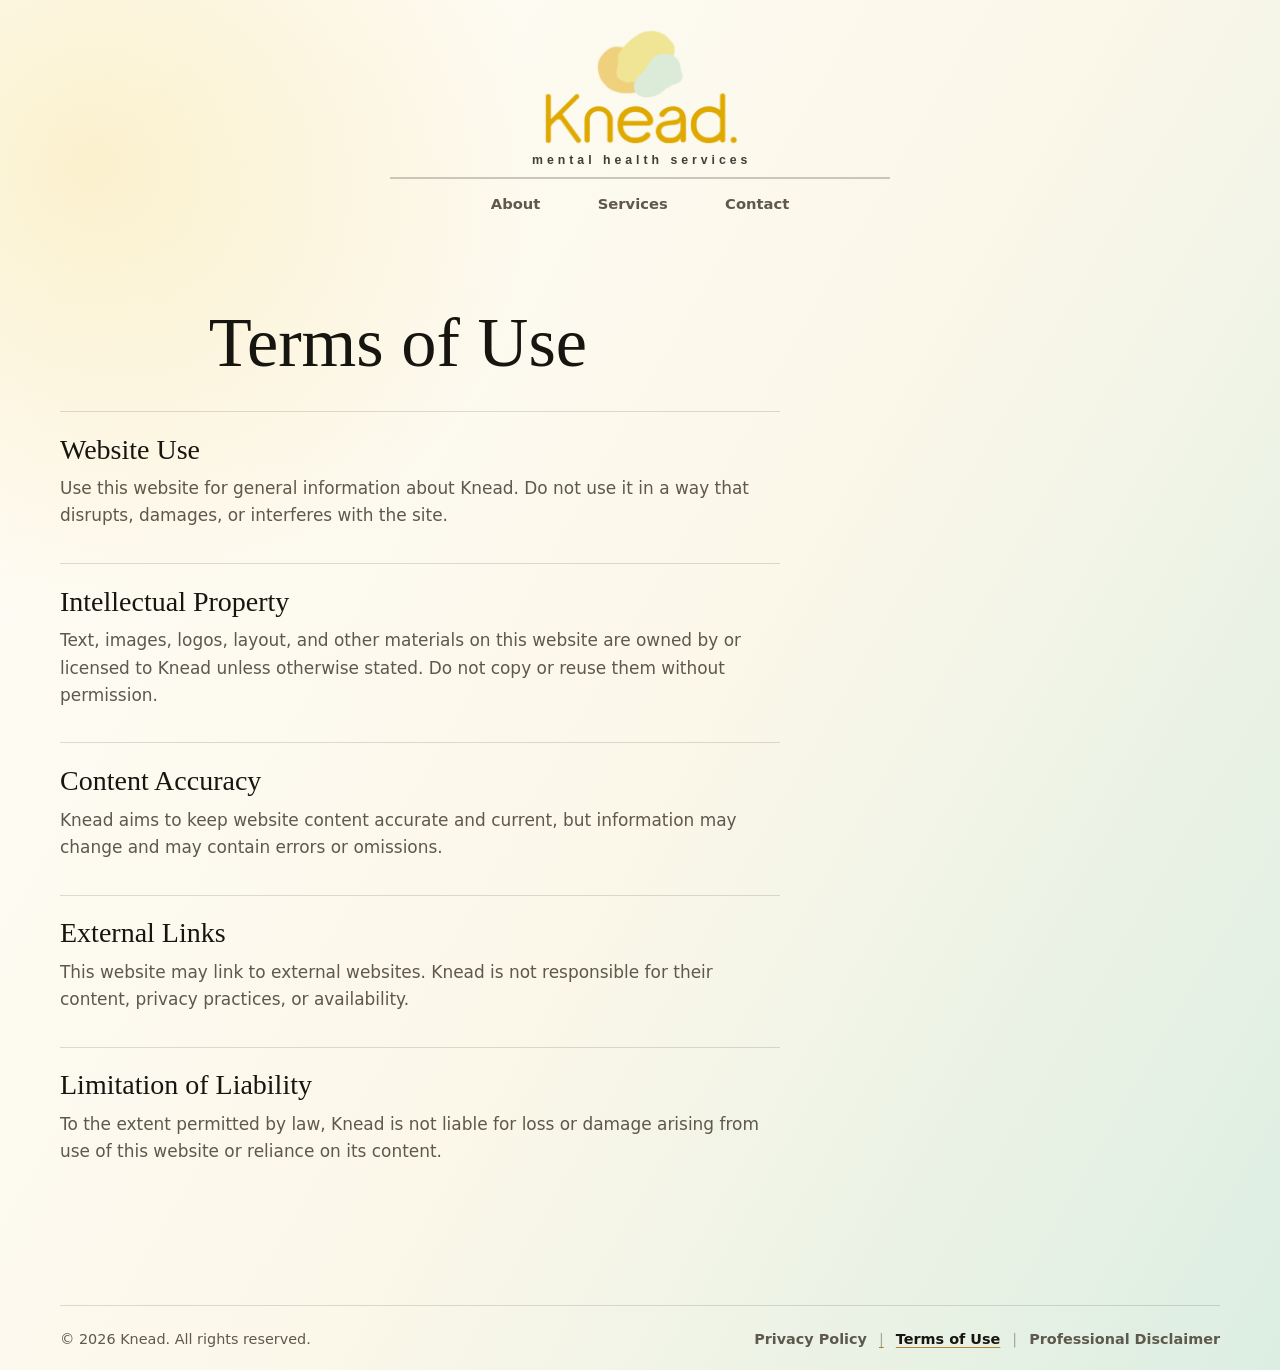
<file: terms-of-use.html>
<!doctype html>
<html lang="en">
  <head>
    <meta charset="utf-8">
    <meta name="viewport" content="width=device-width, initial-scale=1">
    <meta
      name="description"
      content="Terms of Use for the Knead website."
    >
    <title>Terms of Use | Knead</title>
    <link rel="stylesheet" href="styles.css">
  </head>
  <body>
    <a class="skip-link" href="#main">Skip to content</a>

    <header class="site-header" aria-label="Primary">
      <a class="brand" href="index.html" aria-label="Knead home">
        <img src="assets/logo/knead-logo-transparent.png" alt="Knead">
        <svg class="brand-tagline" viewBox="0 0 228 18" aria-hidden="true" focusable="false">
          <text x="0" y="14" textLength="228" lengthAdjust="spacing">mental health services</text>
        </svg>
      </a>
      <nav class="nav-links" aria-label="Main navigation">
        <a href="about.html">About</a>
        <a href="services.html">Services</a>
        <a href="contact.html">Contact</a>
      </nav>
    </header>

    <main id="main">
      <section class="section page-section legal-section" aria-labelledby="terms-title">
        <div class="legal-copy">
          <h1 id="terms-title">Terms of Use</h1>

          <div class="legal-group">
            <h2>Website Use</h2>
            <p>
              Use this website for general information about Knead. Do not use
              it in a way that disrupts, damages, or interferes with the site.
            </p>
          </div>

          <div class="legal-group">
            <h2>Intellectual Property</h2>
            <p>
              Text, images, logos, layout, and other materials on this website
              are owned by or licensed to Knead unless otherwise stated. Do not
              copy or reuse them without permission.
            </p>
          </div>

          <div class="legal-group">
            <h2>Content Accuracy</h2>
            <p>
              Knead aims to keep website content accurate and current, but
              information may change and may contain errors or omissions.
            </p>
          </div>

          <div class="legal-group">
            <h2>External Links</h2>
            <p>
              This website may link to external websites. Knead is not
              responsible for their content, privacy practices, or availability.
            </p>
          </div>

          <div class="legal-group">
            <h2>Limitation of Liability</h2>
            <p>
              To the extent permitted by law, Knead is not liable for loss or
              damage arising from use of this website or reliance on its
              content.
            </p>
          </div>
        </div>
      </section>
    </main>

    <footer class="site-footer" aria-label="Site footer">
      <p>© 2026 Knead. All rights reserved.</p>
      <nav class="footer-links" aria-label="Legal">
        <a href="privacy-policy.html">Privacy Policy</a>
        <a href="terms-of-use.html" aria-current="page">Terms of Use</a>
        <a href="disclaimer.html">Professional Disclaimer</a>
      </nav>
    </footer>
  </body>
</html>
</file>
<file: styles.css>
:root {
  --ink: #171510;
  --muted-ink: #5e584d;
  --white: #fffdf8;
  --paper: #f8f2df;
  --mint: #dceee2;
  --mint-deep: #a8c9b6;
  --gold: #b8862f;
  --gold-soft: #f4d979;
  --line: rgba(23, 21, 16, 0.14);
  --shadow: 0 22px 60px rgba(48, 40, 24, 0.12);
  --radius: 8px;
  --max: 1160px;
  --page-gutter: 1rem;
}

* {
  box-sizing: border-box;
}

html {
  scroll-behavior: smooth;
}

body {
  margin: 0;
  color: var(--ink);
  background:
    radial-gradient(circle at 7% 12%, rgba(244, 217, 121, 0.32), transparent 28rem),
    linear-gradient(120deg, var(--white) 0%, #fbf7e9 54%, var(--mint) 100%);
  font-family:
    Inter, ui-sans-serif, system-ui, -apple-system, BlinkMacSystemFont, "Segoe UI",
    sans-serif;
  line-height: 1.6;
  letter-spacing: 0;
}

img {
  display: block;
  max-width: 100%;
}

a {
  color: inherit;
}

.skip-link {
  position: fixed;
  top: 1rem;
  left: 1rem;
  z-index: 20;
  transform: translateY(-180%);
  background: var(--ink);
  color: var(--white);
  padding: 0.7rem 1rem;
  border-radius: var(--radius);
  text-decoration: none;
}

.skip-link:focus {
  transform: translateY(0);
  outline: 3px solid var(--gold-soft);
  outline-offset: 3px;
}

.site-header {
  position: static;
  width: min(calc(100% - (var(--page-gutter) * 2)), var(--max));
  min-height: 104px;
  margin: 0.8rem auto 0;
  padding: 0.65rem 1rem 0.62rem;
  display: grid;
  grid-template-columns: 1fr;
  justify-items: center;
  align-items: center;
  gap: 0.58rem;
  background: transparent;
  border: 0;
  border-radius: 0;
  box-shadow: none;
  backdrop-filter: none;
}

.brand {
  width: 216px;
  min-width: 96px;
  display: inline-flex;
  flex-direction: column;
  align-items: center;
  justify-self: center;
  gap: 0.16rem;
  text-decoration: none;
}

.brand img {
  width: 100%;
  height: auto;
}

.brand-tagline {
  width: 100%;
  height: auto;
  display: block;
  overflow: visible;
}

.brand-tagline text {
  fill: #3f3d38;
  font-family: "Arial Rounded MT Bold", "Arial Rounded MT", Arial, sans-serif;
  font-size: 13px;
  font-weight: 700;
  letter-spacing: 0.04em;
  text-transform: lowercase;
}

.nav-links {
  width: min(100%, 500px);
  display: flex;
  justify-content: center;
  align-items: center;
  gap: clamp(1.25rem, 5vw, 3.35rem);
  padding-top: 0.62rem;
  border-top: 2px solid rgba(23, 21, 16, 0.22);
}

.nav-links a,
.button,
.icon-action {
  transition:
    background-color 180ms ease,
    border-color 180ms ease,
    color 180ms ease,
    transform 180ms ease;
}

.nav-links a {
  color: var(--muted-ink);
  font-size: 0.92rem;
  font-weight: 650;
  padding: 0.18rem 0.12rem;
  text-align: center;
  text-decoration: none;
  text-decoration-color: transparent;
  text-decoration-thickness: 1px;
  text-underline-offset: 0.28em;
}

.nav-links a:hover,
.nav-links a:focus-visible,
.nav-links a[aria-current="page"] {
  color: var(--ink);
  text-decoration-line: underline;
  text-decoration-color: var(--gold);
}

.button-primary:hover,
.button-primary:focus-visible {
  background: var(--gold);
  color: var(--ink);
}

.nav-links a:focus-visible,
.button:focus-visible,
.icon-action:focus-visible {
  outline: 3px solid var(--gold-soft);
  outline-offset: 4px;
}

main {
  overflow: hidden;
}

.hero {
  width: min(calc(100% - (var(--page-gutter) * 2)), var(--max));
  min-height: calc(100svh - 7.1rem);
  margin: 0 auto;
  padding: 0.95rem 0 3rem;
}

.calm-hero {
  display: grid;
  gap: 0.35rem;
  align-items: center;
}

.hero-intro {
  max-width: 900px;
  margin: 0 auto;
  text-align: center;
}

.eyebrow,
.section-kicker,
.pronouns,
.languages {
  margin: 0;
  color: var(--gold);
  font-size: 0.76rem;
  font-weight: 800;
  letter-spacing: 0.12em;
  text-transform: uppercase;
}

h1,
h2,
h3,
h4,
p {
  overflow-wrap: anywhere;
}

h1,
h2,
h3,
h4 {
  margin: 0;
  line-height: 1;
  font-family: Georgia, "Times New Roman", serif;
  font-weight: 500;
  letter-spacing: 0;
}

h1 {
  max-width: none;
  margin-top: 0;
  margin-inline: auto;
  font-size: 2.25rem;
  line-height: 1.05;
  white-space: nowrap;
}

.hero-actions {
  display: flex;
  flex-wrap: wrap;
  justify-content: center;
  gap: 0.8rem;
}

.button {
  min-height: 48px;
  display: inline-flex;
  align-items: center;
  justify-content: center;
  border: 1px solid transparent;
  border-radius: var(--radius);
  padding: 0.82rem 1.12rem;
  font-weight: 800;
  text-decoration: none;
}

.button:hover {
  transform: translateY(-1px);
}

.button-primary {
  min-height: 58px;
  padding-inline: 1.55rem;
  color: var(--white);
  background: var(--ink);
  font-size: 1.04rem;
}

.button-secondary {
  color: var(--ink);
  background: rgba(255, 253, 248, 0.76);
  border-color: var(--line);
}

.button-secondary:hover,
.button-secondary:focus-visible {
  background: var(--gold-soft);
  border-color: rgba(184, 134, 47, 0.4);
}

.hero-composition {
  --orbit-right: clamp(180px, 32vw, 350px);
  --orbit-left: clamp(-350px, -32vw, -180px);
  --orbit-top: clamp(-190px, -15vw, -130px);
  --orbit-bottom: clamp(130px, 16vw, 190px);
  position: relative;
  display: grid;
  place-items: center;
  width: min(100%, 1000px);
  min-height: clamp(390px, 40vw, 510px);
  margin: 0 auto;
  padding:
    clamp(3.7rem, 5vw, 4.8rem)
    clamp(2.8rem, 6vw, 5.8rem)
    clamp(3.8rem, 5vw, 4.9rem);
  isolation: isolate;
}

.hero-composition::before {
  content: "";
  position: absolute;
  inset: 12% 6% 14%;
  z-index: -1;
  background:
    radial-gradient(circle at 35% 28%, rgba(244, 217, 121, 0.3), transparent 20rem),
    radial-gradient(circle at 67% 62%, rgba(168, 201, 182, 0.32), transparent 19rem),
    rgba(255, 253, 248, 0.42);
  filter: blur(10px);
  border-radius: 999px;
}

.hero-video-wrap {
  z-index: 4;
  width: min(100%, 580px);
}

.hero-video {
  display: block;
  width: 100%;
  aspect-ratio: 16 / 9;
  object-fit: cover;
  background:
    linear-gradient(145deg, rgba(255, 253, 248, 0.92), rgba(220, 238, 226, 0.76)),
    var(--paper);
  border: 1px solid rgba(255, 253, 248, 0.8);
  border-radius: 24px;
  box-shadow:
    0 12px 40px rgba(0, 0, 0, 0.08),
    0 4px 16px rgba(0, 0, 0, 0.04);
}

.reflection-card {
  --static-x: 0px;
  --static-y: var(--orbit-top);
  --card-rotate: 0deg;
  --orbit-duration: 86s;
  --orbit-delay: 0s;
  position: absolute;
  top: 50%;
  left: 50%;
  z-index: 2;
  margin: 0;
  aspect-ratio: var(--card-ratio);
  border-radius: 20px;
  overflow: hidden;
  background: rgba(255, 253, 248, 0.76);
  box-shadow:
    0 8px 24px rgba(0, 0, 0, 0.08),
    0 2px 8px rgba(0, 0, 0, 0.04);
  pointer-events: none;
  user-select: none;
  transform:
    translate(-50%, -50%)
    translate3d(var(--static-x), var(--static-y), 0)
    rotate(var(--card-rotate));
  transform-origin: center;
  animation: cardOrbit var(--orbit-duration) linear infinite;
  animation-delay: var(--orbit-delay);
  backface-visibility: hidden;
  will-change: transform;
}

.reflection-card img {
  width: 100%;
  height: 100%;
  object-fit: cover;
  border-radius: inherit;
}

.reflection-card-one {
  --card-ratio: 375 / 522;
  --static-x: 0px;
  --static-y: var(--orbit-top);
  --card-rotate: -2.6deg;
  --orbit-delay: 0s;
  z-index: 3;
  width: clamp(112px, 11.5vw, 164px);
}

.reflection-card-two {
  --card-ratio: 360 / 510;
  --static-x: var(--orbit-right);
  --static-y: -1rem;
  --card-rotate: 2.8deg;
  --orbit-delay: -17.2s;
  width: clamp(108px, 10.8vw, 156px);
}

.reflection-card-three {
  --card-ratio: 377 / 511;
  --static-x: 0px;
  --static-y: var(--orbit-bottom);
  --card-rotate: -2deg;
  --orbit-delay: -34.4s;
  width: clamp(110px, 11vw, 158px);
}

.reflection-card-four {
  --card-ratio: 400 / 431;
  --static-x: var(--orbit-left);
  --static-y: 0.4rem;
  --card-rotate: -1.8deg;
  --orbit-delay: -51.6s;
  z-index: 5;
  width: clamp(116px, 12.2vw, 176px);
}

.reflection-card-five {
  --card-ratio: 365 / 440;
  --static-x: var(--orbit-left);
  --static-y: var(--orbit-top);
  --card-rotate: 2.2deg;
  --orbit-delay: -68.8s;
  z-index: 5;
  width: clamp(114px, 11.8vw, 170px);
}

@keyframes cardOrbit {
  0% {
    transform:
      translate(-50%, -50%)
      translate3d(0, var(--orbit-top), 0)
      rotate(-2deg);
  }
  25% {
    transform:
      translate(-50%, -50%)
      translate3d(var(--orbit-right), 0, 0)
      rotate(2deg);
  }
  50% {
    transform:
      translate(-50%, -50%)
      translate3d(0, var(--orbit-bottom), 0)
      rotate(1deg);
  }
  75% {
    transform:
      translate(-50%, -50%)
      translate3d(var(--orbit-left), 0, 0)
      rotate(-2.5deg);
  }
  100% {
    transform:
      translate(-50%, -50%)
      translate3d(0, var(--orbit-top), 0)
      rotate(-2deg);
  }
}

.section {
  width: min(calc(100% - (var(--page-gutter) * 2)), var(--max));
  margin: 0 auto;
  padding: 5.5rem 0;
  border-top: 1px solid var(--line);
}

.page-section {
  margin-top: 1.25rem;
  padding-top: 3.75rem;
  border-top: 0;
}

.section-grid {
  display: grid;
  grid-template-columns: minmax(0, 0.9fr) minmax(280px, 1.1fr);
  gap: clamp(2rem, 7vw, 5.2rem);
  align-items: start;
}

.section-kicker {
  margin-bottom: 1.2rem;
}

.section h2 {
  max-width: 11ch;
  font-size: 4.7rem;
}

.section-copy {
  color: var(--muted-ink);
  font-size: 1.1rem;
}

.section-copy p {
  max-width: 54ch;
  margin: 0;
}

.section-copy p + p {
  margin-top: 1rem;
}

.professionals {
  margin-top: clamp(3rem, 7vw, 5.5rem);
}

.subsection-heading {
  display: flex;
  justify-content: space-between;
  align-items: end;
  gap: 1rem;
  margin-bottom: 1.2rem;
}

.subsection-heading h3 {
  font-size: 3.1rem;
}

.team-grid {
  display: grid;
  grid-template-columns: repeat(2, minmax(0, 1fr));
  gap: 1rem;
}

.team-card {
  min-width: 0;
  display: grid;
  grid-template-columns: minmax(150px, 0.4fr) 1fr;
  gap: clamp(1rem, 3vw, 1.5rem);
  align-items: stretch;
  min-height: 320px;
  padding: 1rem;
  background: rgba(255, 253, 248, 0.76);
  border: 1px solid var(--line);
  border-radius: var(--radius);
  box-shadow: 0 16px 44px rgba(48, 40, 24, 0.07);
}

.team-card img {
  width: 100%;
  height: 100%;
  min-height: 280px;
  object-fit: cover;
  border-radius: calc(var(--radius) - 2px);
  background: var(--mint);
}

.team-card-content {
  min-width: 0;
  align-self: center;
  padding: 0.5rem 0.2rem;
}

.team-card h4 {
  margin-top: 0.35rem;
  font-size: 2.25rem;
}

.team-card p:not(.pronouns):not(.languages) {
  margin: 1rem 0 0;
  color: var(--muted-ink);
  font-size: 0.98rem;
}

.languages {
  margin-top: 1.15rem;
  color: var(--ink);
  letter-spacing: 0.06em;
}

.qualification-details {
  margin-top: 1rem;
  border-top: 1px solid var(--line);
}

.qualification-details summary {
  min-height: 42px;
  display: flex;
  align-items: center;
  justify-content: space-between;
  gap: 1rem;
  color: var(--ink);
  cursor: pointer;
  font-size: 0.82rem;
  font-weight: 850;
  letter-spacing: 0.08em;
  list-style: none;
  text-transform: uppercase;
  transition:
    color 180ms ease,
    background-color 180ms ease;
}

.qualification-details summary::-webkit-details-marker {
  display: none;
}

.qualification-details summary::after {
  content: "+";
  width: 1.6rem;
  height: 1.6rem;
  flex: 0 0 auto;
  display: inline-flex;
  align-items: center;
  justify-content: center;
  color: var(--ink);
  background: var(--gold-soft);
  border-radius: 50%;
  font-size: 1rem;
  line-height: 1;
}

.qualification-details[open] summary::after {
  content: "-";
}

.qualification-details summary:hover {
  color: var(--gold);
}

.qualification-details summary:focus-visible {
  outline: 3px solid var(--gold-soft);
  outline-offset: 4px;
}

.qualification-details ul {
  margin: 0;
  padding: 0 0 0.9rem 1.1rem;
  color: var(--muted-ink);
  font-size: 0.9rem;
  line-height: 1.45;
}

.qualification-details li + li {
  margin-top: 0.35rem;
}

.services-section {
  padding-bottom: clamp(4rem, 8vw, 6rem);
}

.service-list {
  margin-top: 3.4rem;
  display: grid;
  border-top: 1px solid var(--line);
}

.service-item {
  display: grid;
  grid-template-columns: 4rem 1fr;
  gap: 1rem;
  align-items: center;
  min-height: 96px;
  padding: 1.3rem 0;
  border-bottom: 1px solid var(--line);
}

.service-item span {
  color: var(--gold);
  font-weight: 850;
}

.service-item h3 {
  font-size: 3.25rem;
  line-height: 1.05;
}

.contact-section {
  width: min(calc(100% - (var(--page-gutter) * 2)), var(--max));
  margin: 0 auto 1rem;
  padding: 4rem;
  display: grid;
  grid-template-columns: minmax(0, 0.92fr) minmax(280px, 1.08fr);
  gap: clamp(2rem, 6vw, 5rem);
  align-items: center;
  color: var(--white);
  background: var(--ink);
  border-radius: var(--radius);
}

.contact-copy h2 {
  margin-top: 0.7rem;
  color: var(--white);
  font-size: 5.2rem;
}

.contact-copy p:not(.eyebrow) {
  max-width: 34rem;
  margin: 1rem 0 0;
  color: rgba(255, 253, 248, 0.78);
  font-size: 1.08rem;
}

.contact-actions {
  display: flex;
  flex-wrap: wrap;
  gap: 0.7rem;
  align-items: center;
}

.icon-action {
  width: 4.4rem;
  height: 4.4rem;
  display: inline-flex;
  align-items: center;
  justify-content: center;
  color: var(--white);
  background: rgba(255, 253, 248, 0.08);
  border: 1px solid rgba(255, 253, 248, 0.2);
  border-radius: var(--radius);
  text-decoration: none;
}

.icon-action svg {
  width: 1.7rem;
  height: 1.7rem;
  fill: none;
  stroke: currentColor;
  stroke-width: 1.8;
  stroke-linecap: round;
  stroke-linejoin: round;
}

.icon-action:hover,
.icon-action:focus-visible {
  background: rgba(244, 217, 121, 0.16);
  border-color: var(--gold-soft);
  transform: translateY(-1px);
}

.primary-contact {
  background: var(--mint);
  border-color: transparent;
  color: var(--ink);
}

.icon-action.is-disabled {
  cursor: not-allowed;
  opacity: 0.58;
  transform: none;
}

.icon-action.is-disabled:hover {
  background: rgba(255, 253, 248, 0.08);
  border-color: rgba(255, 253, 248, 0.2);
  transform: none;
}

.page-contact {
  margin-top: 5rem;
}

.legal-section {
  min-height: 46svh;
}

.legal-copy {
  max-width: 720px;
  color: var(--muted-ink);
  font-size: 1.06rem;
}

.legal-copy h1 {
  max-width: 12ch;
  color: var(--ink);
  font-size: 4.4rem;
  line-height: 0.98;
  white-space: normal;
}

.legal-copy p {
  max-width: 66ch;
  margin: 1.25rem 0 0;
}

.legal-group {
  margin-top: 2.1rem;
  padding-top: 1.35rem;
  border-top: 1px solid var(--line);
}

.legal-copy h2 {
  max-width: none;
  color: var(--ink);
  font-size: 1.75rem;
  line-height: 1.12;
}

.legal-group p {
  margin-top: 0.65rem;
}

.site-footer {
  width: min(calc(100% - (var(--page-gutter) * 2)), var(--max));
  margin: 3.25rem auto 1rem;
  padding: 1.2rem 0 0;
  display: flex;
  flex-wrap: wrap;
  justify-content: space-between;
  align-items: center;
  gap: 0.8rem 1.5rem;
  color: var(--muted-ink);
  border-top: 1px solid var(--line);
  font-size: 0.9rem;
}

.site-footer p {
  margin: 0;
}

.footer-links {
  display: flex;
  flex-wrap: wrap;
  justify-content: flex-end;
  gap: 0.3rem 0;
}

.footer-links a {
  color: var(--muted-ink);
  cursor: pointer;
  padding: 0.18rem 0;
  border-radius: calc(var(--radius) - 2px);
  font-weight: 650;
  text-decoration: underline;
  text-decoration-color: transparent;
  text-decoration-thickness: 1px;
  text-underline-offset: 0.22em;
  transition:
    color 180ms ease,
    text-decoration-color 180ms ease;
}

.footer-links a + a::before {
  content: "|";
  margin: 0 0.75rem;
  color: rgba(23, 21, 16, 0.34);
  font-weight: 400;
  text-decoration: none;
}

.footer-links a:hover,
.footer-links a:focus-visible,
.footer-links a[aria-current="page"] {
  color: var(--ink);
  text-decoration-color: var(--gold);
}

.footer-links a:focus-visible {
  outline: 3px solid var(--gold-soft);
  outline-offset: 4px;
}

@media (max-width: 920px) {
  :root {
    --page-gutter: 1rem;
  }

  .site-header {
    gap: 0.7rem;
  }

  .nav-links {
    width: 100%;
    max-width: 460px;
  }

  .hero {
    min-height: auto;
    align-items: start;
    padding-top: 1rem;
  }

  h1 {
    max-width: none;
    font-size: 2rem;
  }

  .hero-composition {
    --orbit-right: clamp(190px, 31vw, 270px);
    --orbit-left: clamp(-270px, -31vw, -190px);
    --orbit-top: clamp(-155px, -18vw, -125px);
    --orbit-bottom: clamp(125px, 18vw, 155px);
    width: min(100%, 760px);
    min-height: clamp(350px, 54vw, 440px);
    padding:
      clamp(3.5rem, 7vw, 4.4rem)
      clamp(2.2rem, 6vw, 4.2rem)
      clamp(3.2rem, 6vw, 4rem);
  }

  .hero-video-wrap {
    width: min(100%, 500px);
  }

  .reflection-card {
    border-radius: 18px;
  }

  .reflection-card-one {
    width: clamp(100px, 14vw, 128px);
  }

  .reflection-card-two {
    width: clamp(94px, 13vw, 120px);
  }

  .reflection-card-three {
    width: clamp(96px, 13vw, 122px);
  }

  .reflection-card-four {
    width: clamp(102px, 14vw, 134px);
  }

  .reflection-card-five {
    width: clamp(100px, 13.5vw, 130px);
  }

  .section-grid,
  .contact-section {
    grid-template-columns: 1fr;
  }

  .section h2 {
    max-width: 13ch;
    font-size: 3.6rem;
  }

  .section-copy {
    font-size: 1.05rem;
  }

  .subsection-heading h3 {
    font-size: 2.45rem;
  }

  .team-card h4 {
    font-size: 2.05rem;
  }

  .service-item h3 {
    font-size: 2.55rem;
  }

  .contact-section {
    padding: 3rem;
  }

  .contact-copy h2 {
    font-size: 4rem;
  }

  .legal-copy h2 {
    max-width: none;
    font-size: 1.55rem;
  }

  .legal-copy h1 {
    font-size: 3.45rem;
  }

  .team-grid {
    grid-template-columns: 1fr;
  }
}

@media (max-width: 620px) {
  :root {
    --page-gutter: 0.75rem;
  }

  .site-header,
  .hero,
  .section,
  .contact-section,
  .site-footer {
    width: min(calc(100% - (var(--page-gutter) * 2)), var(--max));
  }

  .site-header {
    margin-top: 0.5rem;
    min-height: 96px;
    padding: 0.62rem 0.65rem 0.58rem;
    gap: 0.55rem;
  }

  .brand {
    width: 180px;
  }

  .nav-links {
    max-width: 360px;
    gap: 1.12rem;
    padding-top: 0.68rem;
  }

  .nav-links a {
    padding: 0.18rem 0;
    font-size: 0.86rem;
  }

  .hero {
    padding-top: 1.05rem;
    padding-bottom: 2.4rem;
  }

  h1 {
    font-size: 1.62rem;
  }

  .hero-actions {
    display: grid;
    width: min(100%, 360px);
  }

  .button {
    width: 100%;
  }

  .hero-composition {
    --orbit-right: 128px;
    --orbit-left: -128px;
    --orbit-top: -104px;
    --orbit-bottom: 112px;
    min-height: 342px;
    padding: 2.8rem 0 3.35rem;
  }

  .hero-composition::before {
    inset: 8% -10% 14%;
  }

  .hero-video-wrap {
    width: min(84vw, 318px);
  }

  .reflection-card {
    border-radius: 16px;
  }

  .reflection-card-one {
    width: 80px;
  }

  .reflection-card-two {
    width: 74px;
    z-index: 5;
  }

  .reflection-card-three {
    width: 76px;
  }

  .reflection-card-four {
    width: 86px;
  }

  .reflection-card-five {
    width: 82px;
  }

  .section {
    padding: 4.25rem 0;
  }

  .page-section {
    margin-top: 0.75rem;
    padding-top: 3rem;
  }

  .section-grid {
    gap: 1.7rem;
  }

  .section h2 {
    max-width: 13ch;
    font-size: 2.45rem;
  }

  .section-copy {
    font-size: 1rem;
  }

  .professionals {
    margin-top: 3rem;
  }

  .subsection-heading {
    display: grid;
    align-items: start;
    margin-bottom: 1rem;
  }

  .subsection-heading h3 {
    font-size: 2rem;
  }

  .team-card {
    grid-template-columns: 1fr;
    min-height: 0;
    gap: 0.9rem;
    padding: 0.85rem;
  }

  .team-card img {
    height: auto;
    aspect-ratio: 5 / 3;
    max-height: 220px;
    min-height: 0;
    object-position: center 28%;
  }

  .team-card-content {
    padding: 0.25rem 0.1rem 0.1rem;
  }

  .team-card h4 {
    font-size: 1.8rem;
  }

  .team-card p:not(.pronouns):not(.languages) {
    margin-top: 0.75rem;
    font-size: 0.95rem;
  }

  .languages {
    margin-top: 0.9rem;
  }

  .service-item {
    grid-template-columns: 2.25rem 1fr;
    min-height: 74px;
    gap: 0.75rem;
    padding: 1rem 0;
  }

  .service-item h3 {
    font-size: 1.65rem;
    line-height: 1.1;
  }

  .contact-section {
    padding: 1.35rem;
  }

  .page-contact {
    margin-top: 3.75rem;
  }

  .contact-copy h2 {
    font-size: 2.75rem;
  }

  .contact-actions {
    gap: 0.5rem;
  }

  .icon-action {
    width: 3.35rem;
    height: 3.35rem;
  }

  .icon-action svg {
    width: 1.45rem;
    height: 1.45rem;
  }

  .legal-copy h1 {
    max-width: 12ch;
    font-size: 2.45rem;
    line-height: 1;
  }

  .legal-copy {
    font-size: 1rem;
  }

  .legal-group {
    margin-top: 1.6rem;
    padding-top: 1.05rem;
  }

  .legal-copy h2 {
    font-size: 1.35rem;
  }

  .site-footer {
    display: grid;
    justify-items: start;
    margin-bottom: 0.5rem;
    margin-top: 2.5rem;
  }

  .footer-links {
    display: grid;
    justify-content: start;
    gap: 0.18rem;
  }

  .footer-links a {
    min-height: 32px;
    display: inline-flex;
    align-items: center;
  }

  .footer-links a + a::before {
    content: "";
    margin: 0;
  }
}

@media (prefers-reduced-motion: reduce) {
  *,
  *::before,
  *::after {
    scroll-behavior: auto !important;
    transition-duration: 0.01ms !important;
    animation-duration: 0.01ms !important;
    animation-iteration-count: 1 !important;
  }

  .reflection-card {
    animation: none !important;
    will-change: auto;
  }
}
</file>
<file: p1/styles.css>
:root {
  --ink: #171510;
  --muted-ink: #5e584d;
  --white: #fffdf8;
  --paper: #f8f2df;
  --mint: #dceee2;
  --mint-deep: #a8c9b6;
  --gold: #b8862f;
  --gold-soft: #f4d979;
  --line: rgba(23, 21, 16, 0.14);
  --shadow: 0 22px 60px rgba(48, 40, 24, 0.12);
  --radius: 8px;
  --max: 1160px;
}

* {
  box-sizing: border-box;
}

html {
  scroll-behavior: smooth;
}

body {
  margin: 0;
  color: var(--ink);
  background:
    radial-gradient(circle at 7% 12%, rgba(244, 217, 121, 0.32), transparent 28rem),
    linear-gradient(120deg, var(--white) 0%, #fbf7e9 54%, var(--mint) 100%);
  font-family:
    Inter, ui-sans-serif, system-ui, -apple-system, BlinkMacSystemFont, "Segoe UI",
    sans-serif;
  line-height: 1.6;
  letter-spacing: 0;
}

img {
  display: block;
  max-width: 100%;
}

a {
  color: inherit;
}

.skip-link {
  position: fixed;
  top: 1rem;
  left: 1rem;
  z-index: 20;
  transform: translateY(-180%);
  background: var(--ink);
  color: var(--white);
  padding: 0.7rem 1rem;
  border-radius: var(--radius);
  text-decoration: none;
}

.skip-link:focus {
  transform: translateY(0);
  outline: 3px solid var(--gold-soft);
  outline-offset: 3px;
}

.site-header {
  position: sticky;
  top: 0;
  z-index: 10;
  width: min(calc(100% - 2rem), var(--max));
  min-height: 76px;
  margin: 1rem auto 0;
  padding: 0.7rem 0.75rem 0.7rem 1rem;
  display: grid;
  grid-template-columns: auto 1fr auto;
  align-items: center;
  gap: 1rem;
  background: rgba(255, 253, 248, 0.88);
  border: 1px solid var(--line);
  border-radius: var(--radius);
  box-shadow: 0 10px 36px rgba(48, 40, 24, 0.08);
  backdrop-filter: blur(18px);
}

.brand {
  width: 118px;
  min-width: 96px;
  display: inline-flex;
  align-items: center;
  text-decoration: none;
}

.brand img {
  width: 100%;
  height: auto;
}

.nav-links {
  display: flex;
  justify-content: center;
  align-items: center;
  gap: clamp(0.65rem, 2vw, 1.8rem);
}

.nav-links a,
.header-cta,
.button,
.contact-link {
  transition:
    background-color 180ms ease,
    border-color 180ms ease,
    color 180ms ease,
    transform 180ms ease;
}

.nav-links a {
  color: var(--muted-ink);
  font-size: 0.92rem;
  font-weight: 650;
  text-decoration: none;
}

.nav-links a:hover,
.nav-links a:focus-visible {
  color: var(--ink);
}

.header-cta {
  min-height: 50px;
  display: inline-flex;
  align-items: center;
  justify-content: center;
  padding: 0.78rem 1.2rem;
  color: var(--white);
  background: var(--ink);
  border-radius: var(--radius);
  font-size: 0.98rem;
  font-weight: 750;
  text-decoration: none;
}

.header-cta:hover,
.header-cta:focus-visible,
.button-primary:hover,
.button-primary:focus-visible {
  background: var(--gold);
  color: var(--ink);
}

.nav-links a:focus-visible,
.header-cta:focus-visible,
.button:focus-visible,
.contact-link:focus-visible {
  outline: 3px solid var(--gold-soft);
  outline-offset: 4px;
}

main {
  overflow: hidden;
}

.hero {
  width: min(calc(100% - 2rem), var(--max));
  min-height: calc(100svh - 6.8rem);
  margin: 0 auto;
  padding: clamp(3rem, 8vw, 7rem) 0 clamp(2.8rem, 7vw, 6rem);
  display: grid;
  grid-template-columns: minmax(0, 1.16fr) minmax(300px, 0.84fr);
  gap: clamp(2rem, 7vw, 5rem);
  align-items: center;
}

.hero-copy {
  max-width: 720px;
}

.eyebrow,
.section-kicker,
.pronouns,
.languages {
  margin: 0;
  color: var(--gold);
  font-size: 0.76rem;
  font-weight: 800;
  letter-spacing: 0.12em;
  text-transform: uppercase;
}

h1,
h2,
h3,
h4,
p {
  overflow-wrap: anywhere;
}

h1,
h2,
h3,
h4 {
  margin: 0;
  line-height: 1;
  font-family: Georgia, "Times New Roman", serif;
  font-weight: 500;
  letter-spacing: 0;
}

h1 {
  max-width: 12ch;
  margin-top: 1rem;
  font-size: clamp(3.3rem, 8vw, 7.8rem);
}

.hero-text {
  max-width: 640px;
  margin: 1.5rem 0 0;
  color: var(--muted-ink);
  font-size: clamp(1.08rem, 2vw, 1.32rem);
}

.hero-actions {
  margin-top: 2rem;
  display: flex;
  flex-wrap: wrap;
  gap: 0.8rem;
}

.button {
  min-height: 48px;
  display: inline-flex;
  align-items: center;
  justify-content: center;
  border: 1px solid transparent;
  border-radius: var(--radius);
  padding: 0.82rem 1.12rem;
  font-weight: 800;
  text-decoration: none;
}

.button:hover {
  transform: translateY(-1px);
}

.button-primary {
  min-height: 58px;
  padding-inline: 1.55rem;
  color: var(--white);
  background: var(--ink);
  font-size: 1.04rem;
}

.button-secondary {
  color: var(--ink);
  background: rgba(255, 253, 248, 0.76);
  border-color: var(--line);
}

.button-secondary:hover,
.button-secondary:focus-visible {
  background: var(--gold-soft);
  border-color: rgba(184, 134, 47, 0.4);
}

.hero-panel {
  position: relative;
  padding: clamp(1.4rem, 3vw, 2.1rem);
  background:
    linear-gradient(150deg, rgba(255, 253, 248, 0.9), rgba(220, 238, 226, 0.86)),
    var(--white);
  border: 1px solid var(--line);
  border-radius: var(--radius);
  box-shadow: var(--shadow);
}

.hero-panel::before {
  content: "";
  position: absolute;
  inset: 0.75rem;
  border: 1px solid rgba(184, 134, 47, 0.22);
  border-radius: calc(var(--radius) - 2px);
  pointer-events: none;
}

.panel-mark {
  width: min(78%, 330px);
  margin: 0 auto 1.2rem;
}

.hero-panel p {
  position: relative;
  max-width: 26rem;
  margin: 0;
  color: var(--ink);
  font-family: Georgia, "Times New Roman", serif;
  font-size: clamp(1.55rem, 3vw, 2.35rem);
  line-height: 1.1;
}

.quick-facts {
  position: relative;
  margin: 2rem 0 0;
  display: grid;
  gap: 0.75rem;
}

.quick-facts div {
  display: grid;
  grid-template-columns: minmax(5.5rem, 0.42fr) 1fr;
  gap: 1rem;
  align-items: start;
  padding-top: 0.75rem;
  border-top: 1px solid var(--line);
}

.quick-facts dt,
.quick-facts dd {
  margin: 0;
  font-size: 0.92rem;
}

.quick-facts dt {
  color: var(--muted-ink);
  font-weight: 800;
}

.quick-facts dd {
  color: var(--ink);
}

.section {
  width: min(calc(100% - 2rem), var(--max));
  margin: 0 auto;
  padding: clamp(4rem, 9vw, 7rem) 0;
  border-top: 1px solid var(--line);
}

.section-grid {
  display: grid;
  grid-template-columns: minmax(0, 0.9fr) minmax(280px, 1.1fr);
  gap: clamp(2rem, 7vw, 5.2rem);
  align-items: start;
}

.section-kicker {
  margin-bottom: 1.2rem;
}

.section h2 {
  max-width: 11ch;
  font-size: clamp(2.5rem, 5vw, 5.3rem);
}

.section-copy {
  color: var(--muted-ink);
  font-size: clamp(1rem, 1.8vw, 1.18rem);
}

.section-copy p {
  max-width: 54ch;
  margin: 0;
}

.section-copy p + p {
  margin-top: 1rem;
}

.professionals {
  margin-top: clamp(3rem, 7vw, 5.5rem);
}

.subsection-heading {
  display: flex;
  justify-content: space-between;
  align-items: end;
  gap: 1rem;
  margin-bottom: 1.2rem;
}

.subsection-heading h3 {
  font-size: clamp(1.9rem, 4vw, 3.4rem);
}

.team-grid {
  display: grid;
  grid-template-columns: repeat(2, minmax(0, 1fr));
  gap: 1rem;
}

.team-card {
  min-width: 0;
  display: grid;
  grid-template-columns: minmax(150px, 0.44fr) 1fr;
  gap: clamp(1rem, 3vw, 1.5rem);
  align-items: stretch;
  min-height: 320px;
  padding: 1rem;
  background: rgba(255, 253, 248, 0.76);
  border: 1px solid var(--line);
  border-radius: var(--radius);
  box-shadow: 0 16px 44px rgba(48, 40, 24, 0.07);
}

.team-card img {
  width: 100%;
  height: 100%;
  min-height: 280px;
  object-fit: cover;
  border-radius: calc(var(--radius) - 2px);
  background: var(--mint);
}

.team-card-content {
  min-width: 0;
  align-self: center;
  padding: 0.5rem 0.2rem;
}

.team-card h4 {
  margin-top: 0.35rem;
  font-size: clamp(1.7rem, 3vw, 2.45rem);
}

.team-card p:not(.pronouns):not(.languages) {
  margin: 1rem 0 0;
  color: var(--muted-ink);
  font-size: 0.98rem;
}

.languages {
  margin-top: 1.15rem;
  color: var(--ink);
  letter-spacing: 0.06em;
}

.qualification-details {
  margin-top: 1rem;
  border-top: 1px solid var(--line);
}

.qualification-details summary {
  min-height: 42px;
  display: flex;
  align-items: center;
  justify-content: space-between;
  gap: 1rem;
  color: var(--ink);
  cursor: pointer;
  font-size: 0.82rem;
  font-weight: 850;
  letter-spacing: 0.08em;
  list-style: none;
  text-transform: uppercase;
}

.qualification-details summary::-webkit-details-marker {
  display: none;
}

.qualification-details summary::after {
  content: "+";
  width: 1.6rem;
  height: 1.6rem;
  flex: 0 0 auto;
  display: inline-flex;
  align-items: center;
  justify-content: center;
  color: var(--ink);
  background: var(--gold-soft);
  border-radius: 50%;
  font-size: 1rem;
  line-height: 1;
}

.qualification-details[open] summary::after {
  content: "-";
}

.qualification-details summary:focus-visible {
  outline: 3px solid var(--gold-soft);
  outline-offset: 4px;
}

.qualification-details ul {
  margin: 0;
  padding: 0 0 0.9rem 1.1rem;
  color: var(--muted-ink);
  font-size: 0.9rem;
  line-height: 1.45;
}

.qualification-details li + li {
  margin-top: 0.35rem;
}

.services-section {
  padding-bottom: clamp(4rem, 8vw, 6rem);
}

.service-list {
  margin-top: clamp(2.4rem, 6vw, 4.5rem);
  display: grid;
  border-top: 1px solid var(--line);
}

.service-item {
  display: grid;
  grid-template-columns: 4.5rem 1fr;
  gap: 1rem;
  align-items: center;
  min-height: 108px;
  padding: 1.5rem 0;
  border-bottom: 1px solid var(--line);
}

.service-item span {
  color: var(--gold);
  font-weight: 850;
}

.service-item h3 {
  font-size: clamp(1.8rem, 4vw, 4rem);
  line-height: 1.08;
}

.contact-section {
  width: min(calc(100% - 2rem), var(--max));
  margin: 0 auto 1rem;
  padding: clamp(2rem, 6vw, 4.5rem);
  display: grid;
  grid-template-columns: minmax(0, 0.92fr) minmax(280px, 1.08fr);
  gap: clamp(2rem, 6vw, 5rem);
  align-items: center;
  color: var(--white);
  background: var(--ink);
  border-radius: var(--radius);
}

.contact-copy h2 {
  margin-top: 0.7rem;
  color: var(--white);
  font-size: clamp(2.8rem, 7vw, 6rem);
}

.contact-copy p:not(.eyebrow) {
  max-width: 34rem;
  margin: 1rem 0 0;
  color: rgba(255, 253, 248, 0.78);
  font-size: 1.08rem;
}

.contact-actions {
  display: grid;
  gap: 0.8rem;
}

.contact-link {
  min-height: 82px;
  display: grid;
  gap: 0.2rem;
  padding: 1.1rem 1.2rem;
  color: var(--white);
  background: rgba(255, 253, 248, 0.08);
  border: 1px solid rgba(255, 253, 248, 0.2);
  border-radius: var(--radius);
  text-decoration: none;
  word-break: break-word;
}

.contact-link span {
  color: var(--gold-soft);
  font-size: 0.76rem;
  font-weight: 850;
  letter-spacing: 0.12em;
  text-transform: uppercase;
}

.contact-link:hover,
.contact-link:focus-visible {
  background: rgba(244, 217, 121, 0.16);
  border-color: var(--gold-soft);
  transform: translateY(-1px);
}

.primary-contact {
  background: var(--mint);
  border-color: transparent;
  color: var(--ink);
}

.primary-contact span {
  color: var(--gold);
}

@media (max-width: 920px) {
  .site-header {
    grid-template-columns: auto auto;
    gap: 0.7rem 1rem;
  }

  .nav-links {
    grid-column: 1 / -1;
    grid-row: 2;
    justify-content: flex-start;
    padding-top: 0.5rem;
    border-top: 1px solid var(--line);
  }

  .header-cta {
    justify-self: end;
  }

  .hero {
    min-height: auto;
    grid-template-columns: 1fr;
    align-items: start;
  }

  h1 {
    max-width: 11ch;
  }

  .hero-panel {
    max-width: 640px;
  }

  .section-grid,
  .contact-section {
    grid-template-columns: 1fr;
  }

  .section h2 {
    max-width: 13ch;
  }

  .team-grid {
    grid-template-columns: 1fr;
  }
}

@media (max-width: 620px) {
  .site-header,
  .hero,
  .section,
  .contact-section {
    width: min(calc(100% - 1rem), var(--max));
  }

  .site-header {
    margin-top: 0.5rem;
    padding: 0.65rem;
  }

  .brand {
    width: 98px;
  }

  .header-cta {
    min-height: 46px;
    padding-inline: 1rem;
    font-size: 0.92rem;
  }

  .nav-links {
    justify-content: space-between;
    gap: 0.4rem;
  }

  .nav-links a {
    padding: 0.22rem 0;
    font-size: 0.86rem;
  }

  .hero {
    padding-top: 3rem;
  }

  h1 {
    font-size: clamp(3rem, 16vw, 4.7rem);
  }

  .hero-actions {
    display: grid;
  }

  .button {
    width: 100%;
  }

  .quick-facts div {
    grid-template-columns: 1fr;
    gap: 0.15rem;
  }

  .subsection-heading {
    display: grid;
    align-items: start;
  }

  .team-card {
    grid-template-columns: 1fr;
    min-height: 0;
  }

  .team-card img {
    height: auto;
    aspect-ratio: 4 / 3;
    min-height: 0;
  }

  .service-item {
    grid-template-columns: 2.6rem 1fr;
    min-height: 86px;
  }

  .service-item h3 {
    font-size: clamp(1.55rem, 10vw, 2.8rem);
  }

  .contact-section {
    padding: 1.4rem;
  }
}

@media (prefers-reduced-motion: reduce) {
  *,
  *::before,
  *::after {
    scroll-behavior: auto !important;
    transition-duration: 0.01ms !important;
    animation-duration: 0.01ms !important;
    animation-iteration-count: 1 !important;
  }
}
</file>
